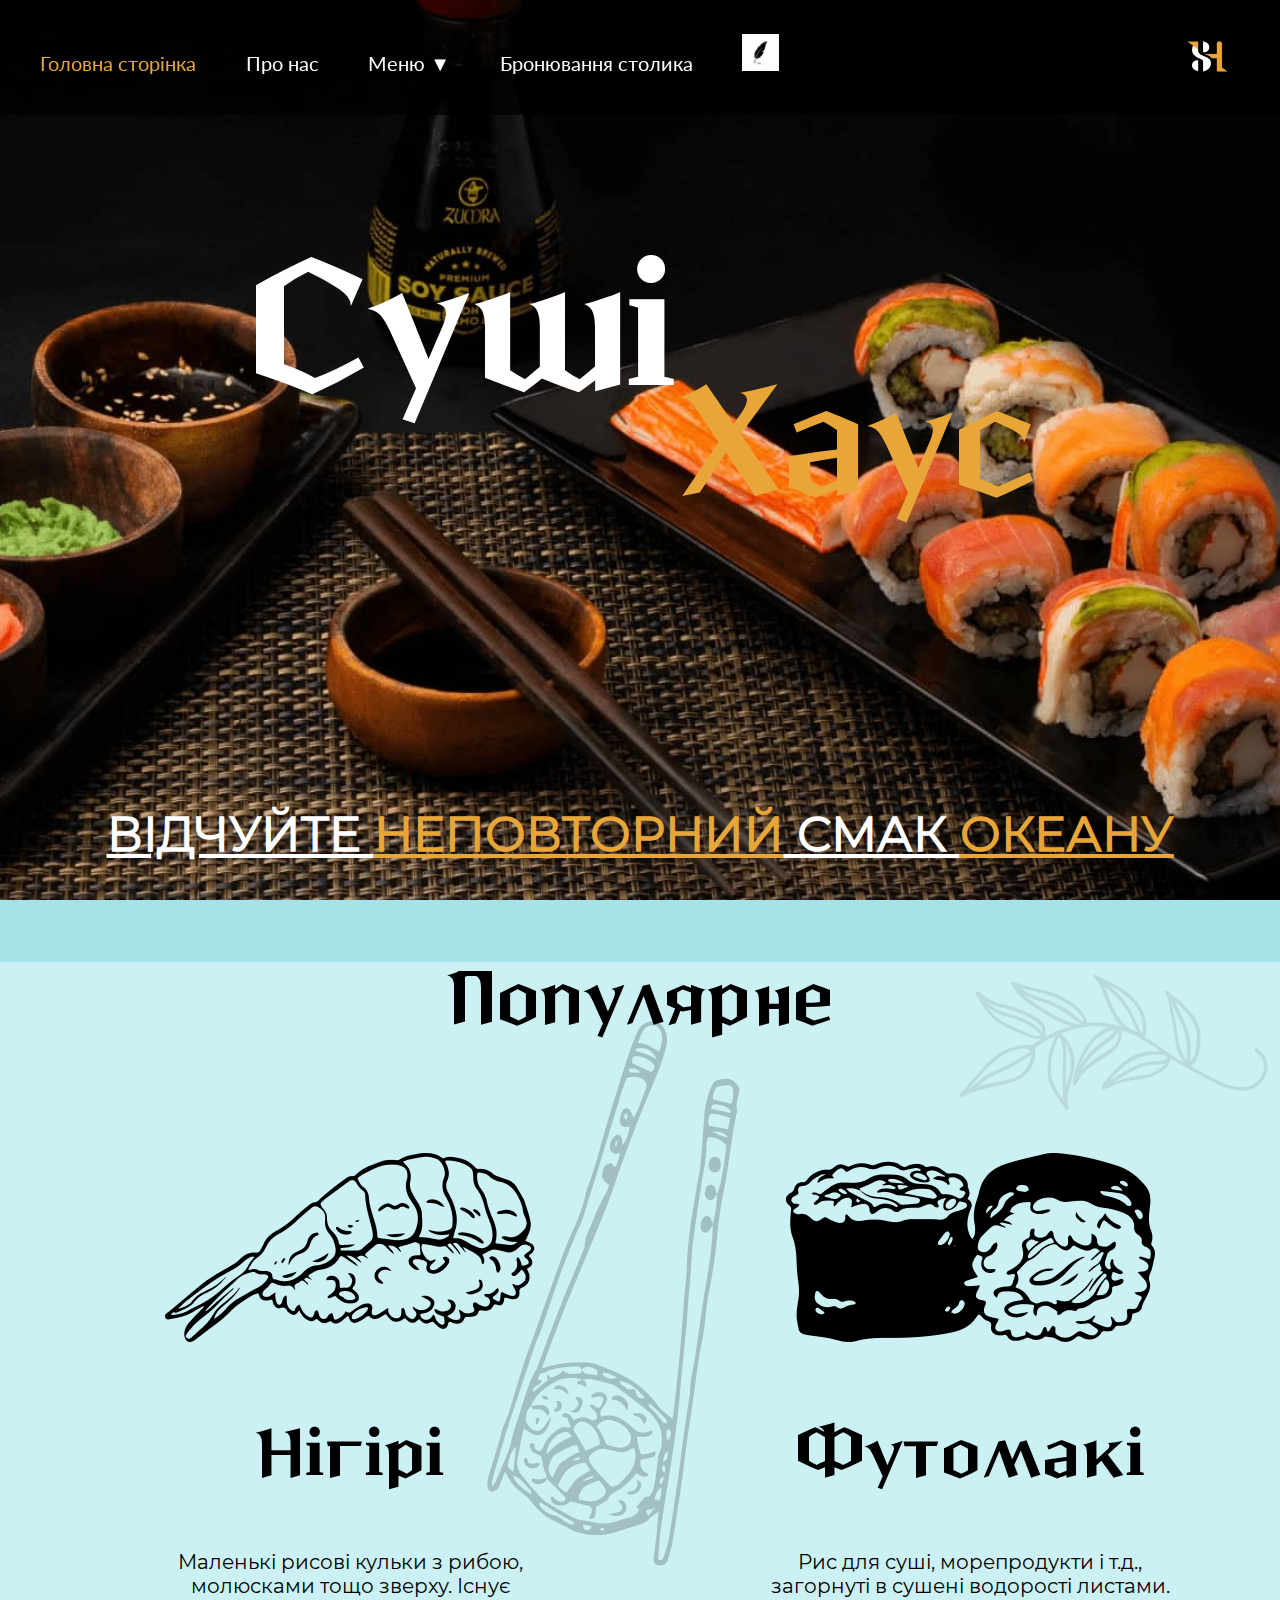
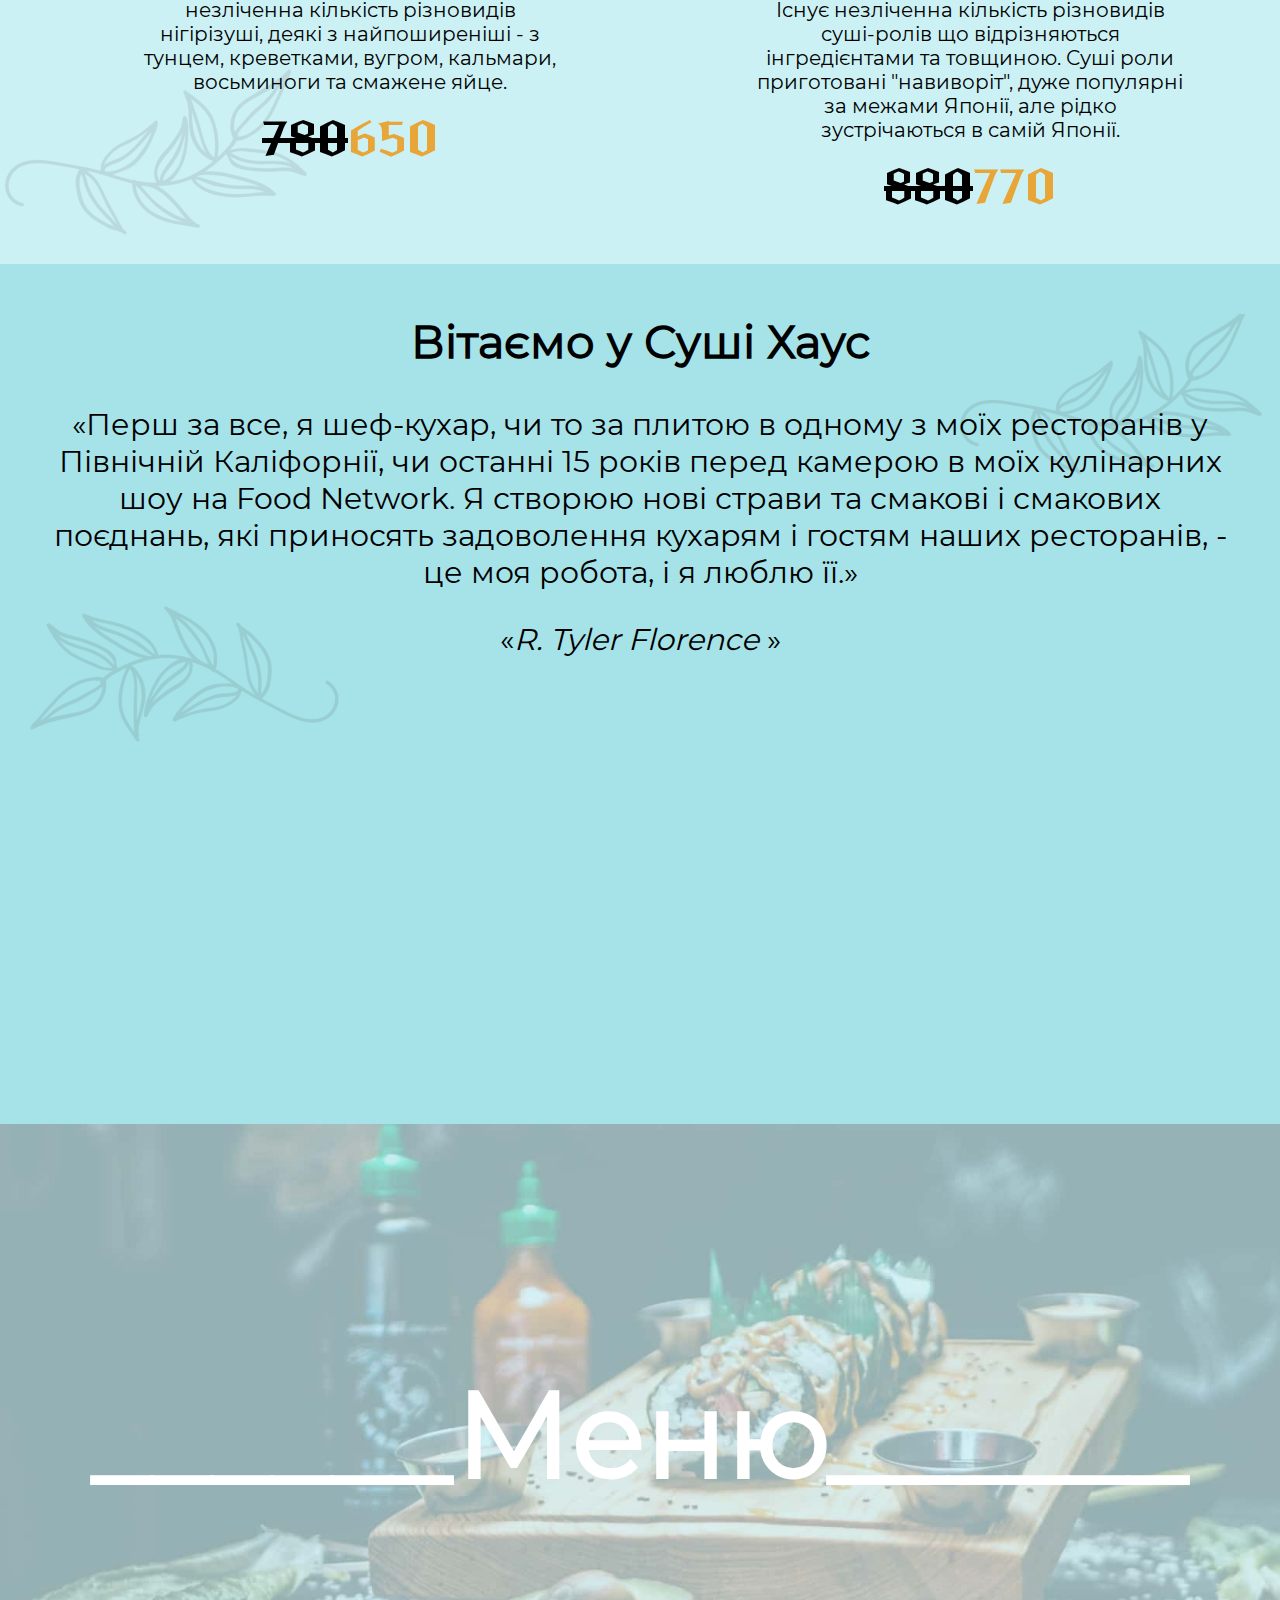
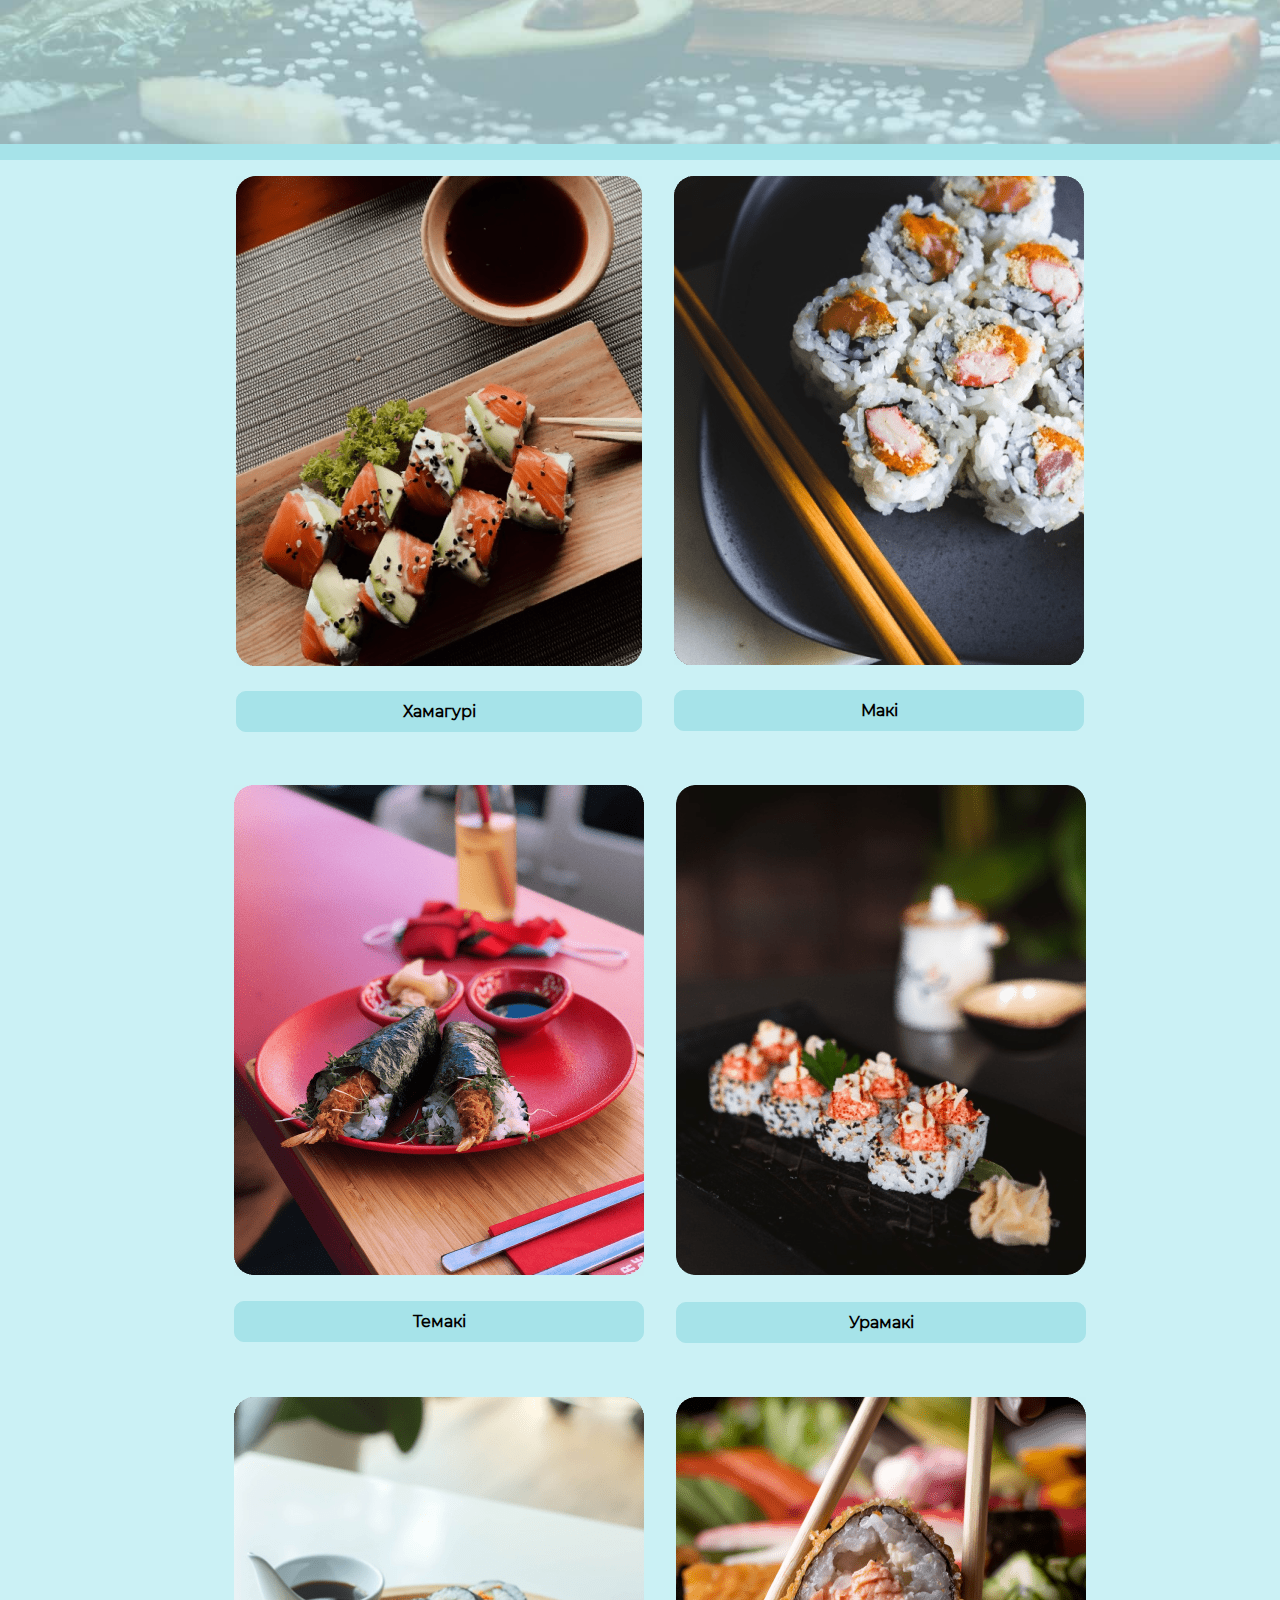
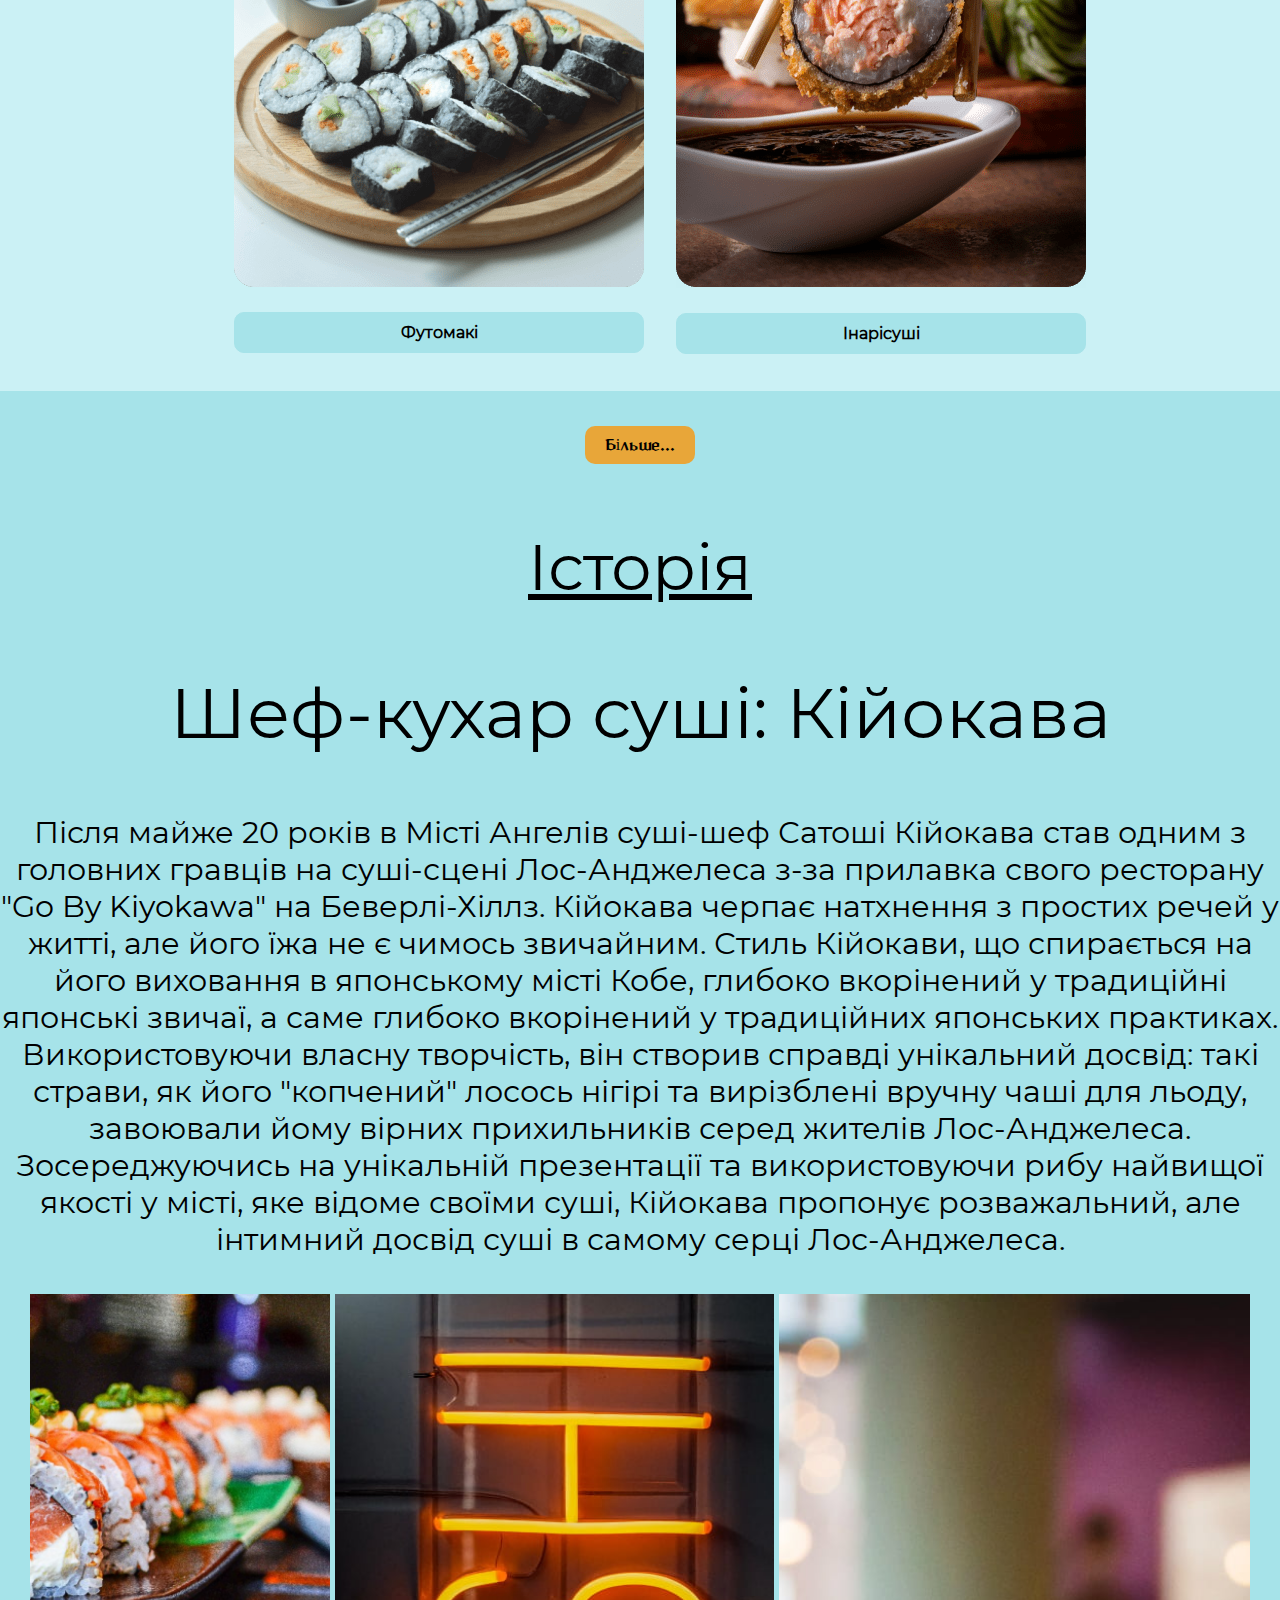
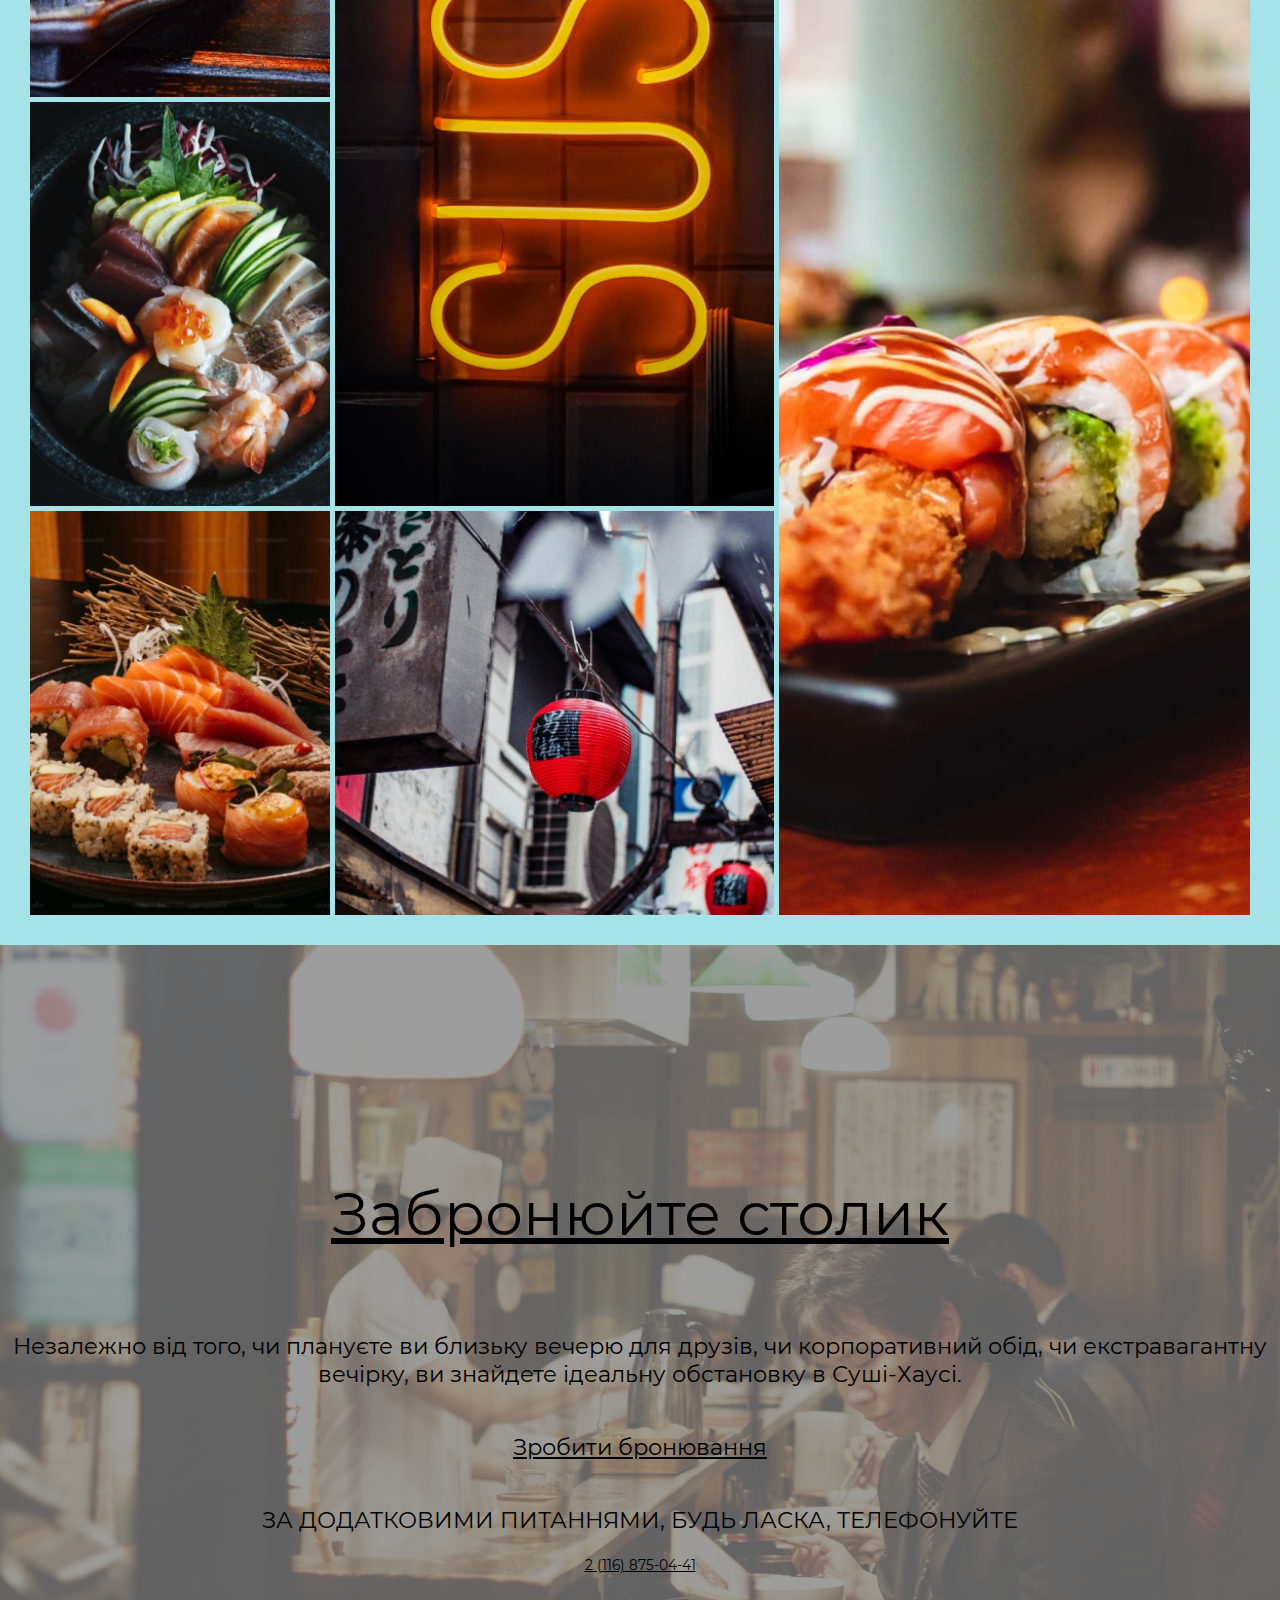
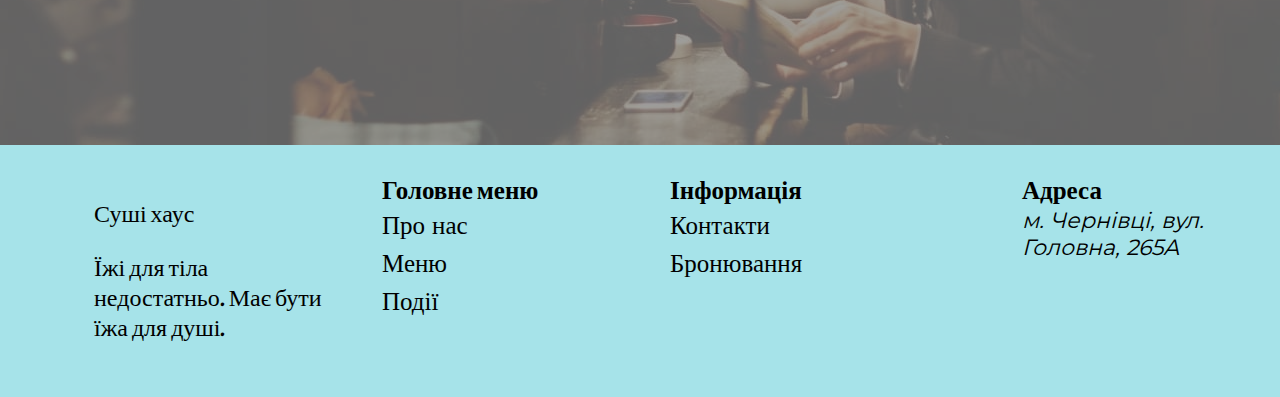
<file: index.html>
<!DOCTYPE html>
<html lang="uk">

<head>
    <meta charset="UTF-8" />
    <meta name="viewport" content="width=device-width, initial-scale=1.0" />
    <link rel="stylesheet" href="./styles/style.css">
    <title>Суші Хаус</title>
    <link rel="icon" href="./images/Піктограма.jpg" type="image/x-icon">
</head>

<body>
    <section class="modal" id="myModal">
        <div class="modal-content">
            <h2>Отримайте знижку на ваше наступне замовлення!</h2>
            <p>Підпишіться на наші повідомлення та отримайте 10% знижки на перше замовлення в нашому суші барі.</p>
            <div class="modal-buttons">
                <button class="accept" onclick="accept()">Підписатися</button>
                <button class="reject" onclick="reject()">Відхилити</button>
            </div>
        </div>
    </section>

    <section id="modal" class="modal_1">
        <div class="modal-content">
            <span class="close" id="closeButton">&times;</span>
            <h2>Ласкаво просимо до нашого суші бару!</h2>
            <p>Смакуйте справжні суші та японські страви у нашому суші барі! Ми горді представляти вам найсвіжіші та
                найсмачніші інгредієнти, приготовані нашими майстрами з любов'ю та увагою до деталей.</p>
            <p>Приходьте до нас і насолоджуйтесь атмосферою справжньої Японії та бездоганним смаком суші!</p>
            <p id="countdownTimer">Зачекайте, щоб закрити... </p>
        </div>
    </section>

    <header class="header">
        <img class="header-logo" src="./images/logo.png" alt="Логотип">
        <input id="menu__toggle" class="menu__toggle" type="checkbox"></input>
        <label class="menu__btn" for="menu__toggle">
            <span></span>
        </label>
        <nav class="menu__box">
            <ul>
                <li><a href="./index.html" class="active">Головна сторінка</a></li>
                <li><a href="html/about.html">Про нас</a></li>
                <li class="dropdown">
                    <a href="html/menu.html">Меню &#9660;</a>
                    <div class="dropdown-content">
                        <a href="html/menu.html">Роли</a>
                        <a href="#">Напої</a>
                        <a href="#">Десерти</a>
                    </div>
                </li>
                <li><a href="html/reservation.html">Бронювання столика</a></li>
                <li><a href="html/events.html">
                        <img class="feather" src="./images/перо.jpg" alt="Події">
                    </a>
                </li>
            </ul>
        </nav>
    </header>


    <main class="main">
        <button id="scrollToTopBtn" onclick="scrollToTop()">↑</button>
        <section class="face">
            <h1 class="hero"> Суші <span class="hero_1">Хаус</span></h1>
            <h2 class="credo">ВІДЧУЙТЕ <span class="credo_2">НЕПОВТОРНИЙ</span> СМАК <span class="credo_2">ОКЕАНУ</span>
            </h2>
        </section>

        <section class="popularity">
            <h2>Популярне</h2>
            <ul class="column">
                <li>
                    <img src="./images/Креветка.png">
                    <h2> Нігірі</h2>
                    <p> Маленькі рисові кульки з рибою, молюсками тощо зверху.
                        Існує незліченна кількість різновидів нігірізуші, деякі з
                        найпоширеніші - з тунцем, креветками, вугром,
                        кальмари, восьминоги та смажене яйце.</p>
                    <del>780</del><ins class="discount">650</ins>
                </li>

                <li>
                    <img src="./images/Футумакі.png">
                    <h2> Футомакі</h2>
                    <p> Рис для суші, морепродукти і т.д., загорнуті в сушені водорості
                        листами. Існує незліченна кількість різновидів суші-ролів
                        що відрізняються інгредієнтами та товщиною. Суші роли
                        приготовані "навиворіт", дуже популярні за межами
                        Японії, але рідко зустрічаються в самій Японії.</p>
                    <del>880</del><ins class="discount">770</ins>
                </li>
            </ul>
        </section>

        <section class="quote">
            <h2> Вітаємо у Суші Хаус </h2>
            <blockquote>
                <p>Перш за все, я шеф-кухар, чи то за плитою в одному з моїх ресторанів у Північній Каліфорнії, чи
                    останні 15 років перед камерою в моїх кулінарних шоу на Food Network. Я створюю нові страви та
                    смакові
                    і смакових поєднань, які приносять задоволення кухарям і гостям наших ресторанів, - це моя
                    робота, і
                    я люблю її.</p>
                <p><cite>R. Tyler Florence</cite> </p>
            </blockquote>
        </section>

        <section class="list">
            <header class="menu-header">
                <h2>Меню</h2>
            </header>
            <ul>
                <li>
                    <img src="./images/01.png" alt="Фото 1">
                    <h4>Хамагурі</h4>
                    <div class="data"></div>
                </li>
                <li>
                    <img src="./images/02.png" alt="Фото 2">
                    <h4>Макі</h4>
                    <div class="data"></div>
                </li>
                <li>
                    <img src="./images/03.png" alt="Фото 3">
                    <h4>Темакі</h4>
                    <div class="data"></div>
                </li>
                <li>
                    <img src="./images/04.png" alt="Фото 4">
                    <h4>Урамакі</h4>
                    <div class="data"></div>
                </li>
                <li>
                    <img src="./images/05.png" alt="Фото 5">
                    <h4>Футомакі</h4>
                    <div class="data"></div>
                </li>
                <li>
                    <img src="./images/06.png" alt="Фото 6">
                    <h4>Інарісуші</h4>
                    <div class="data"></div>
                </li>
            </ul>

            <input type="checkbox" id="show-checkbox" class="show-checkbox">
            <label for="show-checkbox" class="show-label">Більше...</label>
            <div class="description-content">
                <ul>
                    <li>
                        <img src="./images/07.png" alt="Фото 7">
                        <h4>Чірашізуші</h4>
                        <div class="data"></div>
                    </li>
                    <li>
                        <img src="./images/08.png" alt="Фото 8">
                        <h4>Хосомакі</h4>
                        <div class="data"></div>
                    </li>
                    <li>
                        <img src="./images/09.png" alt="Фото 9">
                        <h4>Кольорові суші сет</h4>
                        <div class="data"></div>
                    </li>
                    <li><a href="html/menu.html"> Переглянути повне меню </a></li>
                </ul>
            </div>

        </section>

        <section class="history">
            <h3> Історія </h3>
            <h2>Шеф-кухар суші: Кійокава</h2>
            <p>Після майже 20 років в Місті Ангелів суші-шеф Сатоші Кійокава став одним з головних гравців на суші-сцені
                Лос-Анджелеса з-за прилавка свого ресторану "Go By Kiyokawa" на Беверлі-Хіллз. Кійокава черпає натхнення
                з простих речей у житті, але його їжа не є чимось звичайним. Стиль Кійокави, що спирається на його
                виховання в японському місті Кобе, глибоко вкорінений у традиційні японські звичаї, а саме глибоко
                вкорінений у традиційних японських практиках. Використовуючи власну творчість, він створив справді
                унікальний досвід: такі страви, як його "копчений" лосось нігірі та вирізблені вручну чаші для льоду,
                завоювали йому вірних прихильників серед жителів Лос-Анджелеса. Зосереджуючись на унікальній презентації
                та використовуючи рибу найвищої якості у місті, яке відоме своїми суші, Кійокава пропонує розважальний,
                але інтимний досвід суші в самому серці Лос-Анджелеса.
            </p>
            <ul class="gallery">
                <li class="item_1"><img src="./images/Rectangle 10.png"></li>
                <li class="item_2"><img src="./images/Rectangle 11.png"></li>
                <li class="item_3"><img src="./images/Rectangle 12.png"></li>
                <li class="item_4"><img src="./images/Rectangle 13.jpg"></li>
                <li class="item_5"><img src="./images/Rectangle 14.png"></li>
                <li class="item_6"><img src="./images/Rectangle 15.jpg"></li>
            </ul>
        </section>

        <section class="reservation">
            <h3>Забронюйте столик</h3>
            <p>Незалежно від того, чи плануєте ви близьку вечерю для друзів, чи корпоративний обід, чи
                екстравагантну
                вечірку, ви знайдете ідеальну обстановку в Суші-Хаусі.</p>
            <a href="html/reservation.html">
                <p>Зробити бронювання</p>
            </a>
            <p>ЗА ДОДАТКОВИМИ ПИТАННЯМИ, БУДЬ ЛАСКА, ТЕЛЕФОНУЙТЕ</p>
            <a href="tel:+21168750441" class="phone"> 2 (116) 875-04-41 </a>
        </section>
    </main>

    <footer class="footer">
        <div class="column_text">
            <p>Суші хаус</p>
            <p>Їжі для тіла недостатньо. Має бути їжа для душі.</p>
        </div>

        <ul class="column-info-menu">
            <li>
                <nav>
                    <h6>Головне меню</h6>
                    <ul>
                        <li><a href="html/about.html"> Про нас </a></li>
                        <li><a href="html/menu.html">Меню</a></li>
                        <li><a href="html/events.html">Події</a></li>
                    </ul>
                </nav>
            </li>
        </ul>

        <ul class="column-info">
            <li>
                <nav>
                    <h6>Інформація</h6>
                    <ul>
                        <li><a href="html/about.html"> Контакти </a></li>
                        <li><a href="html/reservation.html">Бронювання</a></li>
                    </ul>
                </nav>
            </li>
        </ul>

        <div class="column-adress">
            <h6>Адреса</h6>
            <a href="https://maps.app.goo.gl/TcUZKX6rT6oP2mjXA" target="_blank">
                <address>м. Чернівці, вул. Головна, 265А</address>
            </a>
        </div>
    </footer>
    <script src="./scripts/script.js"></script>
</body>

</html>
</file>
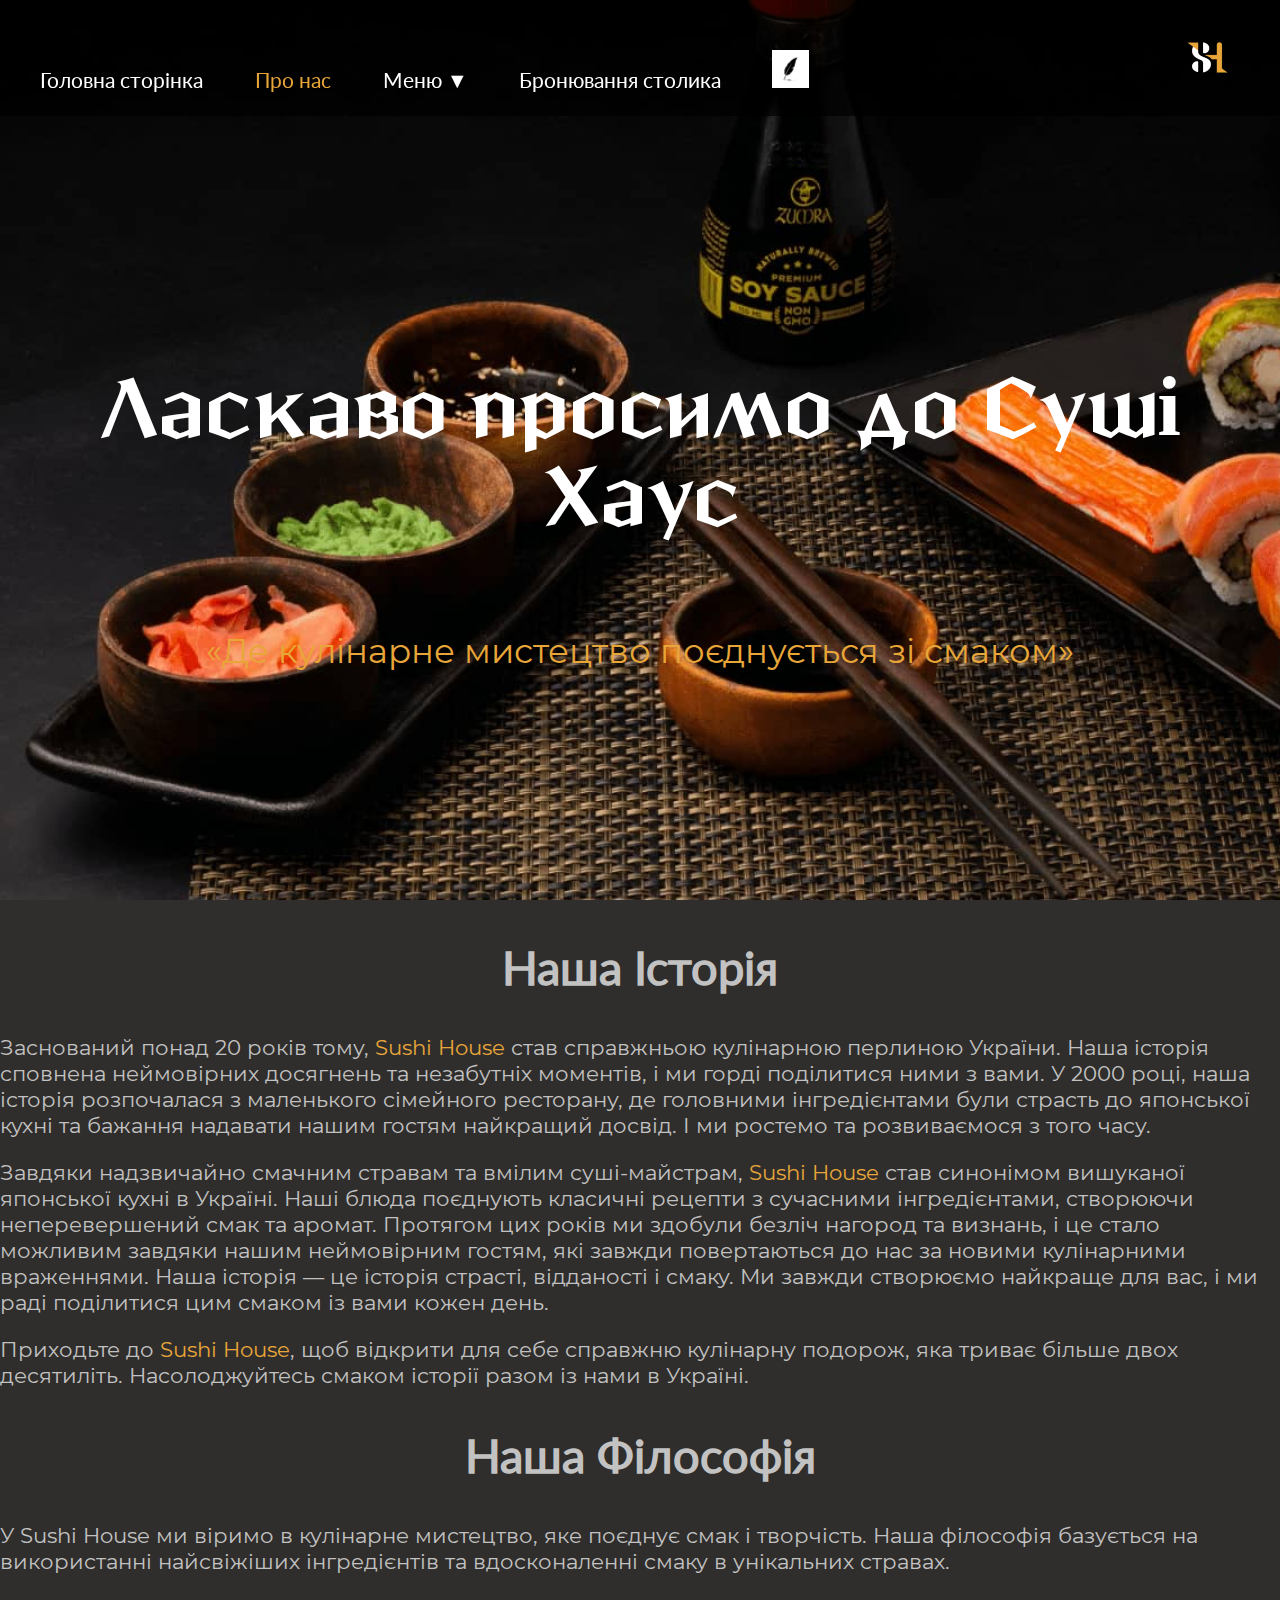
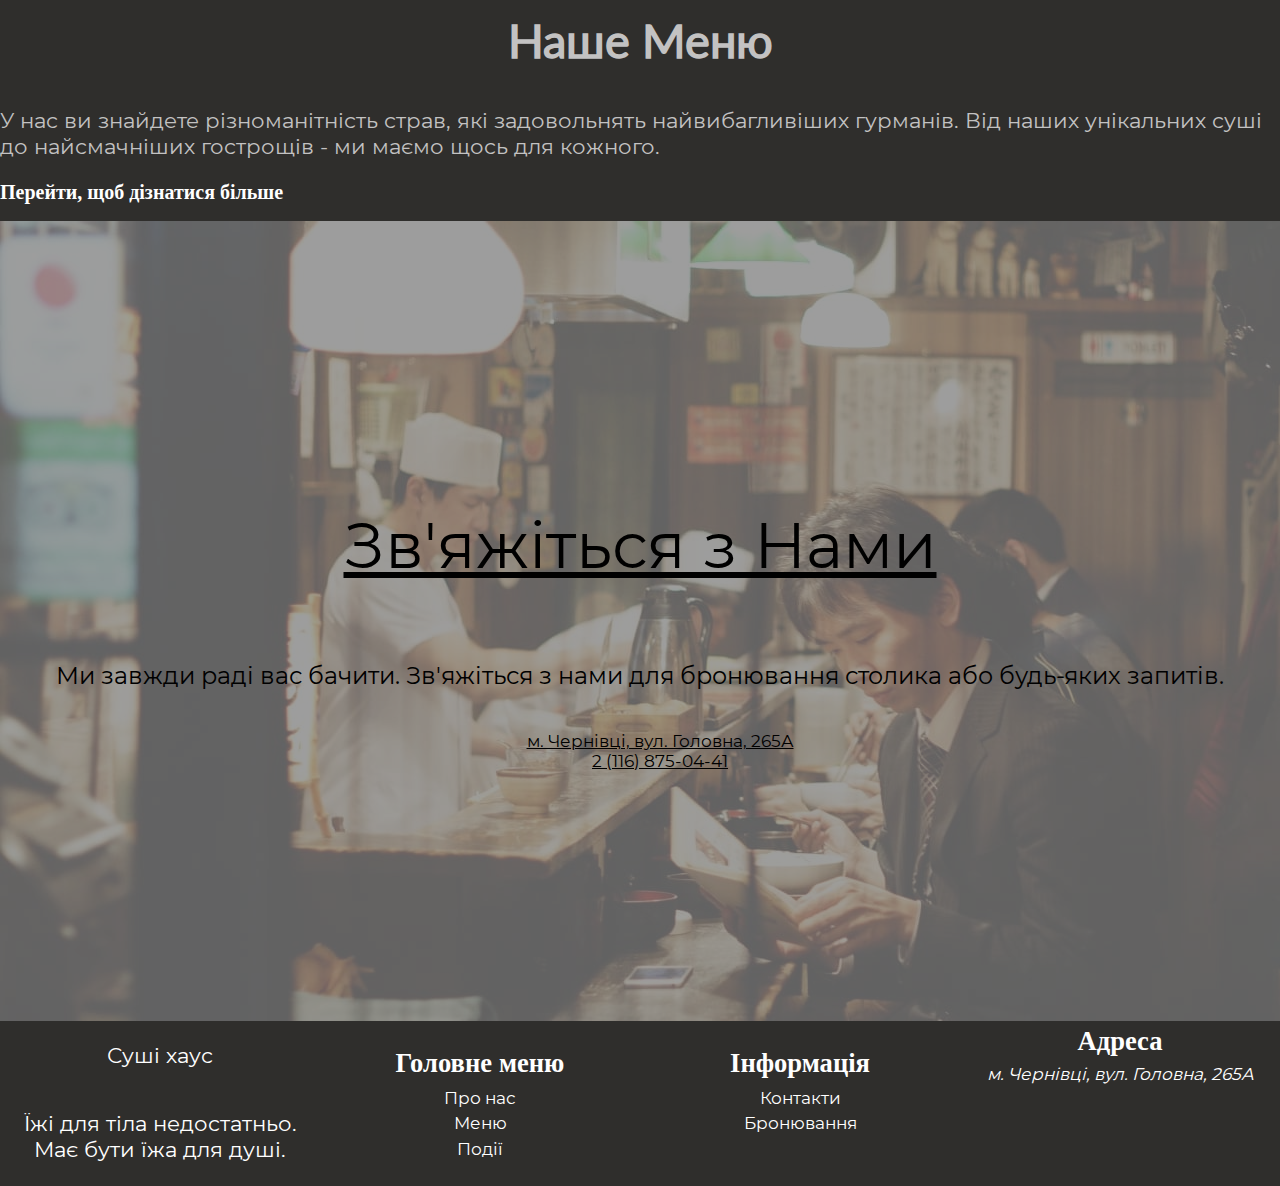
<file: html/about.html>
<!DOCTYPE html>
<html lang="uk">

<head>
    <meta charset="UTF-8" />
    <meta name="viewport" content="width=device-width, initial-scale=1.0" />
    <link rel="stylesheet" href="../styles/style_about.css">
    <title>Суші хаус - Про Нас</title>
    <link rel="icon" href="../images/Піктограма.jpg" type="image/x-icon">
</head>

<body class="about">
    <header class="header">
        <img class="header-logo" src="../images/logo.png" alt="Логотип">
        <input id="menu__toggle" class="menu__toggle" type="checkbox"></input>
        <label class="menu__btn" for="menu__toggle">
            <span></span>
        </label>
        <nav class="menu__box">
            <ul>
                <li><a href="../index.html"> Головна сторінка </a></li>
                <li><a href="../html/about.html" class="active"> Про нас </a></li>
                <li class="dropdown">
                    <a href="../html/menu.html">Меню &#9660;</a>
                    <div class="dropdown-content">
                        <a href="../html/menu.html">Роли</a>
                        <a href="../html/menu.html">Напої</a>
                        <a href="../html/menu.html">Десерти</a>

                    </div>
                </li>
                <li><a href="../html/reservation.html">Бронювання столика</a></li>
                <li><a href="../html/events.html">
                        <img class="feather" src="../images/перо.jpg" alt="Події">
                    </a>
                </li>
            </ul>
        </nav>
    </header>

    <main>
        <section class="title">
            <h1>Ласкаво просимо до Суші Хаус</h1>
            <q>Де кулінарне мистецтво поєднується зі смаком</q>
        </section>
        <section class="main_story">
            <h2>Наша Історія</h2>
            <p>
                Заснований понад 20 років тому, <span class="highlight">Sushi House</span> став справжньою кулінарною
                перлиною України. Наша історія
                сповнена неймовірних досягнень та незабутніх моментів, і ми горді поділитися ними з вами.

                У 2000 році, наша історія розпочалася з маленького сімейного ресторану, де головними інгредієнтами були
                страсть до японської кухні та бажання надавати нашим гостям найкращий досвід. І ми ростемо та
                розвиваємося з
                того часу.
            </p>

            <p>
                Завдяки надзвичайно смачним стравам та вмілим суші-майстрам, <span class="highlight">Sushi House</span>
                став
                синонімом вишуканої японської
                кухні в Україні. Наші блюда поєднують класичні рецепти з сучасними інгредієнтами, створюючи
                неперевершений
                смак та аромат.

                Протягом цих років ми здобули безліч нагород та визнань, і це стало можливим завдяки нашим неймовірним
                гостям, які завжди повертаються до нас за новими кулінарними враженнями.

                Наша історія — це історія страсті, відданості і смаку. Ми завжди створюємо найкраще для вас, і ми раді
                поділитися цим смаком із вами кожен день.
            </p>

            <p>
                Приходьте до <span class="highlight">Sushi House</span>, щоб відкрити для себе справжню кулінарну
                подорож,
                яка триває більше двох
                десятиліть. Насолоджуйтесь смаком історії разом із нами в Україні.
            </p>


            <h2>Наша Філософія</h2>
            <p>У Sushi House ми віримо в кулінарне мистецтво, яке поєднує смак і творчість. Наша філософія базується на
                використанні найсвіжіших інгредієнтів та вдосконаленні смаку в унікальних стравах.</p>

            <h2>Наше Меню</h2>
            <p>У нас ви знайдете різноманітність страв, які задовольнять найвибагливіших гурманів. Від наших унікальних
                суші до найсмачніших гострощів - ми маємо щось для кожного.</p>
            <ul class="menu">
                <li><a href="../html/menu.html"> Перейти, щоб дізнатися більше </a></li>
            </ul>
        </section>
        <section class="contact-section">
            <h2>Зв'яжіться з Нами</h2>
            <p>Ми завжди раді вас бачити. Зв'яжіться з нами для бронювання столика або будь-яких запитів.</p>
            <section>
                <ul>
                    <a href="https://maps.app.goo.gl/TcUZKX6rT6oP2mjXA" target="_blank">
                        <address>м. Чернівці, вул. Головна, 265А</address>
                    </a>
                    <a href="tel:+21168750441"> 2 (116) 875-04-41 </a>
                </ul>
            </section>
        </section>
    </main>

    <footer class="footer">
        <div class="column-text">
            <p>Суші хаус</p>
            <p>Їжі для тіла недостатньо. Має бути їжа для душі.</p>
        </div>

        <ul class="column main-menu">
            <li>
                <nav>
                    <h6>Головне меню</h6>
                    <ul>
                        <li><a href="../html/about.html"> Про нас </a></li>
                        <li><a href="../html/menu.html">Меню</a></li>
                        <li><a href="../html/events.html">Події</a></li>
                    </ul>
                </nav>
            </li>
        </ul>

        <ul class="column info-menu">
            <li>
                <nav>
                    <h6>Інформація</h6>
                    <ul>
                        <li><a href="../html/about.html"> Контакти </a></li>
                        <li><a href="../html/reservation.html">Бронювання</a></li>
                    </ul>
                </nav>
            </li>
        </ul>

        <div class="column text">
            <h6>Адреса</h6>
            <a href="https://maps.app.goo.gl/TcUZKX6rT6oP2mjXA" target="_blank">
                <address>м. Чернівці, вул. Головна, 265А</address>
            </a>
        </div>
    </footer>

</body>

</html>
</file>
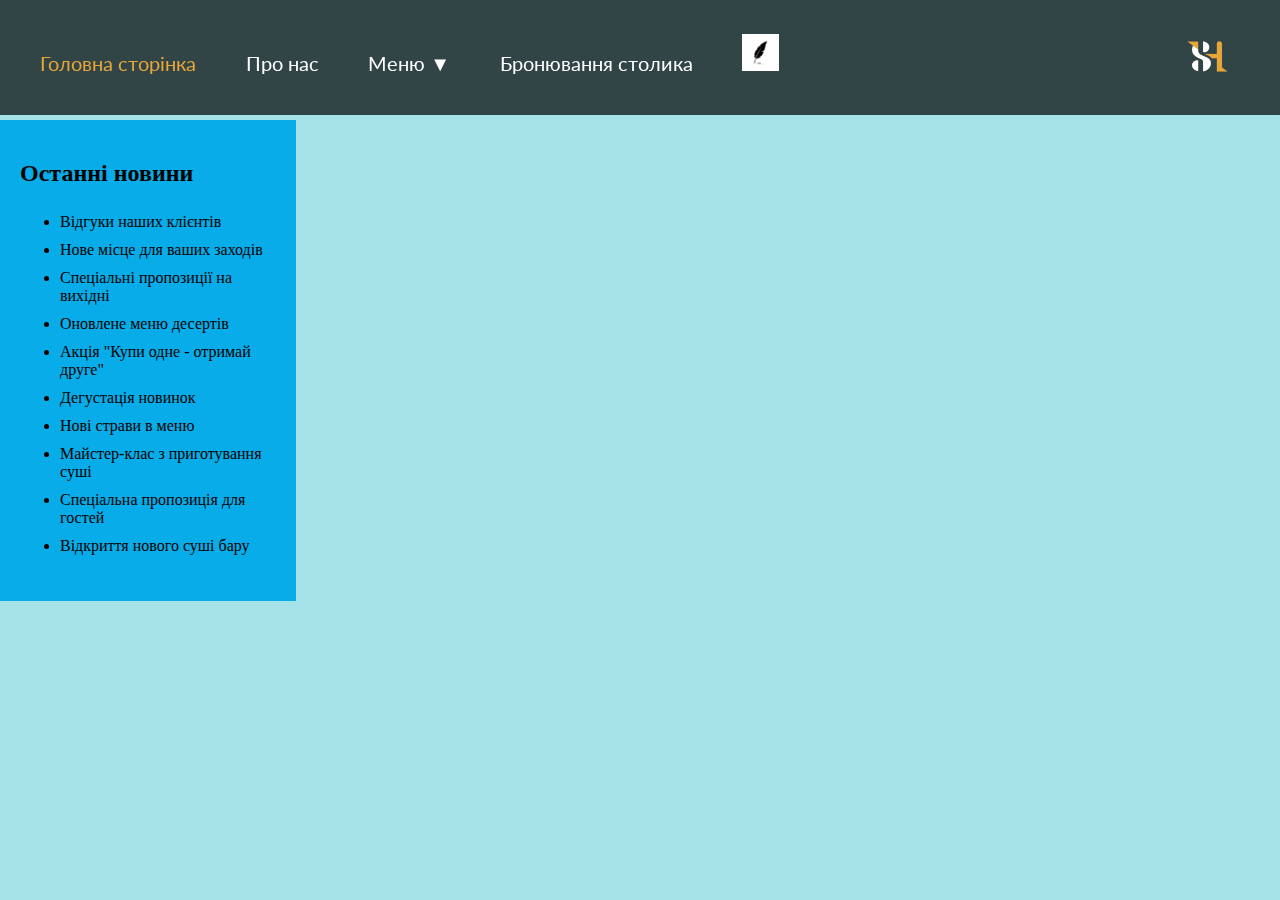
<file: html/events.html>
<!DOCTYPE html>
<html lang="uk">

<head>
    <meta charset="UTF-8" />
    <meta name="viewport" content="width=device-width, initial-scale=1.0" />
    <link rel="stylesheet" href="../styles/style_events.css">
    <title>Останні новини</title>
    <link rel="icon" href="../images/Піктограма.jpg" type="image/x-icon">
</head>

<body>
    <header class="header">
        <img class="header-logo" src="../images/logo.png" alt="Логотип">
        <input id="menu__toggle" class="menu__toggle" type="checkbox"></input>
        <label class="menu__btn" for="menu__toggle">
            <span></span>
        </label>
        <nav class="menu__box">
            <ul>
                <li><a href="../index.html" class="active">Головна сторінка</a></li>
                <li><a href="../html/about.html">Про нас</a></li>
                <li class="dropdown">
                    <a href="../html/menu.html">Меню &#9660;</a>
                    <div class="dropdown-content">
                        <a href="../html/menu.html">Роли</a>
                        <a href="#">Напої</a>
                        <a href="#">Десерти</a>
                    </div>
                </li>
                <li><a href="../html/reservation.html">Бронювання столика</a></li>
                <li><a href="../html/events.html">
                        <img class="feather" src="../images/перо.jpg" alt="Події">
                    </a>
                </li>
            </ul>
        </nav>
    </header>

    <main class="container">
        <section class="sidebar">
            <h2>Останні новини</h2>
            <ul id="news-list"> </ul>
        </section>
        <section class="main-content" id="news-details"></section>
    </main>
    <script src="../scripts/news.js"></script>
</body>

</html>
</file>
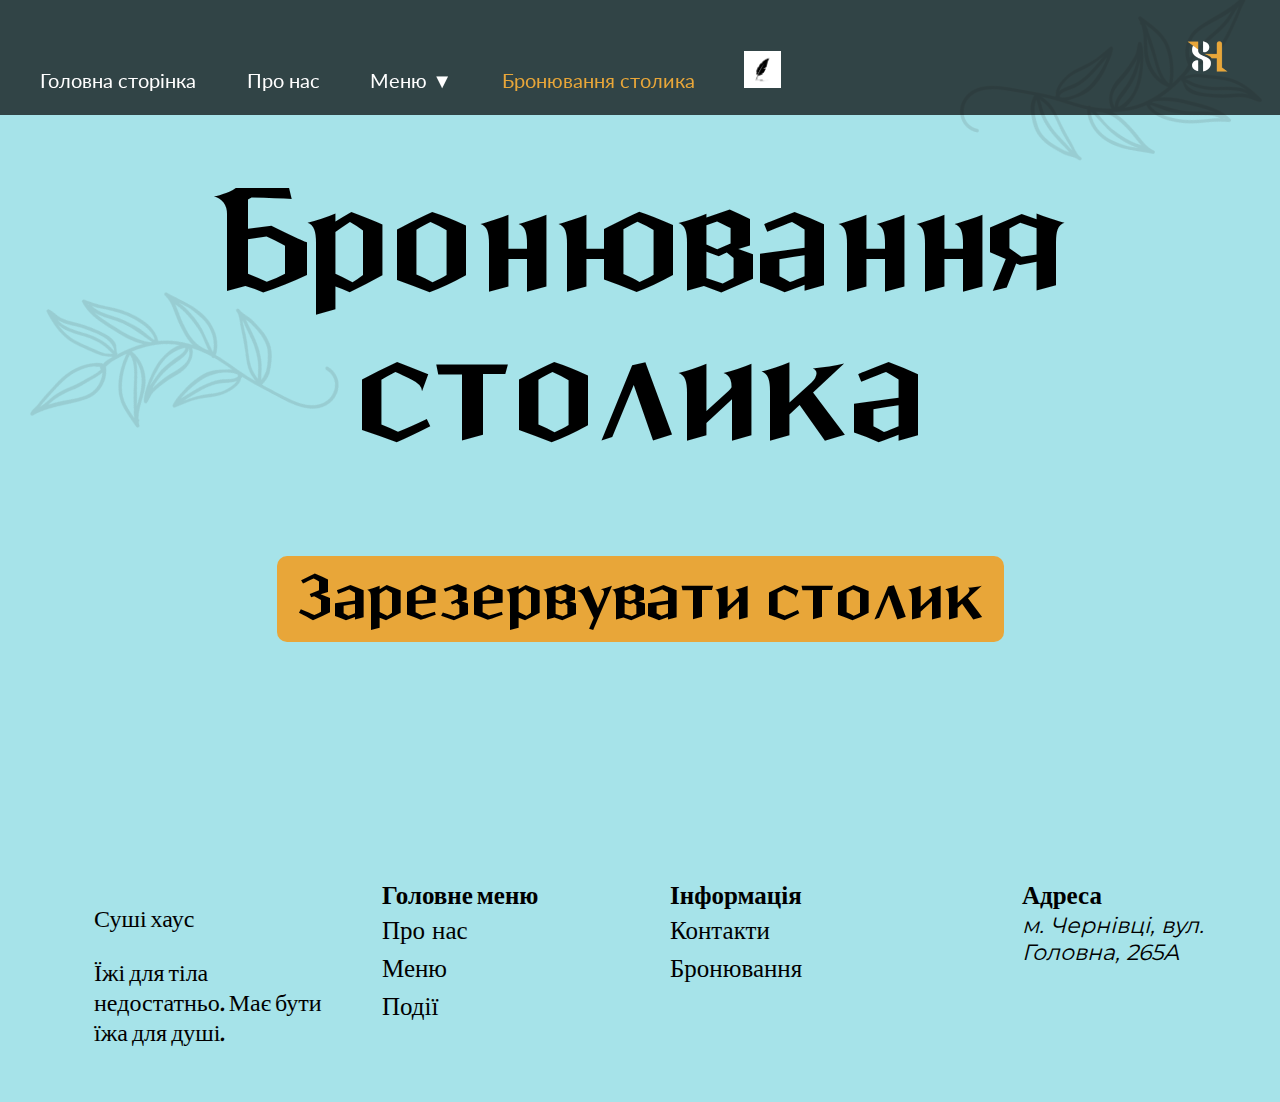
<file: html/reservation.html>
<!DOCTYPE html>
<html lang="uk">

<head>
    <meta charset="UTF-8" />
    <meta name="viewport" content="width=device-width, initial-scale=1.0" />
    <title>Суші Хаус - Бронювання столика</title>
    <link rel="stylesheet" href="../styles/style_reservation.css">
    <link rel="icon" href="../images/Піктограма.jpg" type="image/x-icon">
</head>

<body>
    <header class="header">
        <img class="header-logo" src="../images/logo.png" alt="Логотип">
        <input id="menu__toggle" class="menu__toggle" type="checkbox"></input>
        <label class="menu__btn" for="menu__toggle">
            <span></span>
        </label>
        <nav class="menu__box">
            <ul>
                <li><a href="../index.html"> Головна сторінка </a></li>
                <li><a href="../html/about.html"> Про нас </a></li>
                <li class="dropdown">
                    <a href="..html/menu.html">Меню &#9660;</a>
                    <div class="dropdown-content">
                        <a href="..html/menu.html">Роли</a>
                        <a href="../html/menu.html">Напої</a>
                        <a href="../html/menu.html">Десерти</a>
                    </div>
                </li>
                <li><a href="../html/reservation.html" class="active">Бронювання столика</a></li>
                <li><a href="../html/events.html">
                        <img class="feather" src="../images/перо.jpg" alt="Події">
                    </a>
                </li>
            </ul>
        </nav>
    </header>

    <main class="background">
        <h1 class="r">Бронювання столика</h1>
        <a href="#id01" class="button">Зарезервувати столик</a>
        <form class="window" id="id01">
            <div class="modal-dialog">
                <div class="modal-content">
                    <button class="closebtn" onclick="location.href='#'">×</button>

                    <label for="date">Дата та час:</label>
                    <input type="datetime-local" name="date" required><br><br>

                    <label for="guests">Кiлькiсть осiб:</label>
                    <input type="number" name="guests" required min="1" max="30"><br><br>

                    <label for="high_chairs">Кiлькiсть дитячих стільців (для дiтей до 6 рокiв):</label>
                    <input type="number" name="high_chairs" required min="0" max="10"><br><br>

                    <label for="allergies">Алергiї або особливi вимоги:</label>
                    <input type="text" name="allergies"><br><br>

                    <label for="occasion">Тематика бронювання :</label>
                    <select name="occasion">
                        <option value="birthday">День народження</option>
                        <option value="anniversary">Річниця</option>
                        <option value="date">Побачення</option>
                        <option value="just meeting">Звичайна зустріч</option>
                        <option value="other">Інше</option>
                    </select><br><br>

                    <label for="pre_order">Замовлення заздалегiдь:</label>
                    <textarea name="pre_order" rows="4" cols="50"></textarea><br><br>

                    <label for="contact_method">Вкажiть номер телефону для зв'язку з нами:</label>
                    <input type="text" name="contact_method" required pattern="[0-9]{3} [0-9]{3} [0-9]{4}"
                        placeholder="xxx xxx xxxx"><br><br>
                    <input type="submit" value="Забронювати" class="submit-btn">
                </div>
            </div>
        </form>
    </main>


    <footer class="footer">
        <div class="column_text">
            <p>Суші хаус</p>
            <p>Їжі для тіла недостатньо. Має бути їжа для душі.</p>
        </div>

        <ul class="column-info-menu">
            <li>
                <nav>
                    <h6>Головне меню</h6>
                    <ul>
                        <li><a href="../html/about.html"> Про нас </a></li>
                        <li><a href="../html/menu.html">Меню</a></li>
                        <li><a href="../html/events.html">Події</a></li>
                    </ul>
                </nav>
            </li>
        </ul>

        <ul class="column-info">
            <li>
                <nav>
                    <h6>Інформація</h6>
                    <ul>
                        <li><a href="../html/about.html"> Контакти </a></li>
                        <li><a href="../html/reservation.html">Бронювання</a></li>
                    </ul>
                </nav>
            </li>
        </ul>

        <div class="column-adress">
            <h6>Адреса</h6>
            <a href="https://maps.app.goo.gl/TcUZKX6rT6oP2mjXA" target="_blank">
                <address>м. Чернівці, вул. Головна, 265А</address>
            </a>
        </div>
    </footer>
</body>

</html>
</file>
<file: styles/style.css>
/* під'єднання шрифтів */
@font-face {
    font-family: 'Lato';
    src: url('../fonts/Lato.ttf') format('truetype');
}

@font-face {
    font-family: 'TLHeader';
    src: url('../fonts/TLHeader.otf') format('opentype');
}

@font-face {
    font-family: 'Montserrat';
    src: url('../fonts/Montserrat.ttf') format('truetype');
}

@font-face {
    font-family: 'Acme';
    src: url('../fonts/Acme.ttf') format('truetype');
}

@font-face {
    font-family: 'Poppins';
    src: url('../fonts/Poppins.ttf') format('truetype');
}

/* псевдоклас для змінних */
:root {
    /* змінні для шрифтів*/
    --font-family-poppins: 'Poppins';
    --font-family-lato: 'Lato';
    --font-family-montserrat: 'Montserrat';
    --font-family-acme: 'Acme';
    --font-family-tlheader: 'TLHeader';
    /* змінні для кольорів */
    --background-color: #000000b3;
    --primary-color: #A6E3E9;
    --color-for-menu: #CBF1F5;
    --color-main-text: #ffffff;
    --color-secondary-text: #E8A639;
    /* змінні для розташування та розмірів */
    --align-right: right;
    --align-center: center;
    --position-absolute: absolute;
    --parrent: 16px;
}

/* створення інформаційної панелі */
.header {
    position: fixed;
    width: 100%;
    background-color: var(--background-color);
    z-index: 10;
    transition: transform 0.3s;
}

/* текст посилань */
header a {
    text-decoration: none;
    color: var(--color-main-text);
    transition: 0.25s ease;
    margin-right: 1.3rem;
}

/* коректне задання елементів списку */
header li {
    display: inline;
    font-family: var(--font-family-lato);
    font-size: 1.25rem;
    text-align: var(--align-right);
    text-decoration: none;
    margin: 0 0.75em 0 0.75em;
}

header ul:hover a {
    color: #341f04;
}

header ul:hover a:hover {
    color: var(--color-secondary-text);
    box-shadow: 0 2px 0 0 currentColor;
}

.active {
    color: var(--color-secondary-text);
}

.header-logo {
    position: relative;
    top: 0.7rem;
    left: 90%; /* Змініть це значення відповідно до вашого випадку */
}

.feather {
    width: 3%;
    position: relative; /
}

/* Випадний список */
.dropdown {
    position: relative;
    display: inline-block;
}

.dropdown-content {
    display: none;
    position: absolute;
    min-width: 10rem;
    z-index: 1;
    transition: 0.1s ease;
    background-color: #e8a539a9;
    top: 100%;
    left: -30%;
}

.dropdown-content a {
    color: #000000;
    padding: 0.75rem 1rem;
    text-decoration: none;
    display: block;
    text-align: left;
}

.dropdown:hover .dropdown-content {
    display: block;
}

.dropdown:hover .dropdown-content a:hover {
    color: #000000;
}

/* 3 рисочки для гамбургер меню */
.menu__btn {
    cursor: pointer;
    position: fixed;
    top: 60px;
    right: 20px;
    width: 36px;
    height: 66px;
    z-index: 23;
}

.menu__btn>span,
.menu__btn>span::before,
.menu__btn>span::after {
    display: block;
    position: absolute;
    width: 100%;
    height: 2px;
    background-color: #616161;
    transition-duration: .25s;
}

.menu__btn>span::before {
    content: '';
    top: -8px;
}

.menu__btn>span::after {
    content: '';
    top: 8px;
}

/* приховане меню, яке з'явиться, коли екран буде меншим */
.menu__box {
    position: absolute;
    bottom: 10px;
    width: 100%;
    background-color: var(--background-color);
    box-shadow: 2px 2px 6px rgba(0, 0, 0, .4);
    transition-duration: .25s;
}


/* для малих екранів */
@media screen and (max-width: 1000px) {

    .header a {
        font-size: 1.5rem;
        align-items: center;

    }

    .menu__toggle {
        display: block;
        visibility: hidden;
    }

    .menu__btn {
        display: block;
    }

    #menu__toggle:checked+.menu__btn~.menu__box {
        left: 0;
    }

    .menu__box ul {
        display: flex;
        flex-direction: column;
        align-items: center;
        padding: 10px;
    }

}

/* для пристроїв 1001 піксель і більше */
@media screen and (min-width: 1001px) {
    .menu__toggle {
        display: none;

    }

    .menu__btn {
        display: none;
    }

    .menu__box {
        display: flex;
        justify-content: right;
        align-items: center;
        top: 4%;
        left: 0;
        background-color: transparent;
        box-shadow: none;
    }

    header a {
        color: var(--color-main-text);
        margin-right: 2vw;
    }

    header li {
        margin: 0 1em 0 0;
    }
}

/* усунення відступів та задання батьківського елемента для розміру */
body,
html {
    margin: 0;
    padding: 0;
    font-size: var(--parrent);
}

#scrollToTopBtn {
    display: none;
    position: fixed;
    bottom: 20px;
    right: 20px;
    width: 50px;
    height: 50px;
    border-radius: 50%;
    background-color: var(--color-secondary-text);
    color: #fff;
    border: none;
    cursor: pointer;
    font-size: 24px;
  }

/* Стилі для фонового зображення на головній сторінці */
.face {
    display: flex;
    background-image: url('../images/Background.jpg');
    background-repeat: no-repeat;
    background-size: cover;
    background-position: center;
    height: 100vh;
    color: var(--color-main-text);
}

/* написання назви для назви закладу */
.hero,
.hero_1 {
    text-align: var(--align-center);
    font-family: var(--font-family-tlheader);
    position: var(--position-absolute);
}

.hero {
    font-size: 11.625em;
    top: 10%;
    left: 0;
    right: 22.5rem;
    color: var(--color-main-text);
}

.hero_1 {
    text-align: var(--align-right);
    font-size: 9.75rem;
    top: 70%;
    color: var(--color-secondary-text);
}

/* для екранів шириною до 800px */
@media screen and (max-width: 800px) {
    .face {
        height: 80vh;
    }

    .hero {
        font-size: 4rem;
        top: 20%;
        left: 150px;
        color: var(--color-main-text);
    }

    .hero_1 {
        text-align: var(--align-right);
        font-size: 3.5rem;
        top: 70%;
        color: var(--color-secondary-text);
    }
}

@media screen and (max-width: 700px) {
    .face {
        height: 70vh;
    }

    .hero {
        font-size: 4rem;
        top: 20%;
        left: 100px;
        color: var(--color-main-text);
    }

    .hero_1 {
        text-align: var(--align-right);
        font-size: 2.5rem;
        left: 120px;
        color: var(--color-secondary-text);
    }
}

@media screen and (max-width: 400px) {
    .hero {
        font-size: 2.5rem;
        top: 25%;
        color: var(--color-main-text);
    }

    .hero_1 {
        text-align: var(--align-right);
        font-size: 1.5rem;
        color: var(--color-secondary-text);
        left: 5%;
    }
}

/* написання лозунгу для закладу */
.credo,
.credo_2 {
    text-align: var(--align-center);
    font-family: var(--font-family-montserrat);
    text-decoration: underline;
    top: 83%;
    left: 0;
    right: 0;
    font-size: 4rem;
}

.credo {
    position: var(--position-absolute);
    color: var(--color-main-text);
}

.credo_2 {
    color: var(--color-secondary-text);
}

@media screen and (max-width: 1420px) {

    .credo,
    .credo_2 {
        font-size: 3rem;
        top: 85%;
    }
}

@media screen and (max-width: 1100px) {

    .credo,
    .credo_2 {
        font-size: 2rem;
        top: 87%;
    }
}

@media screen and (max-width: 800px) {

    .credo,
    .credo_2 {
        font-size: 1.5rem;
        top: 70%;
    }
}

@media screen and (max-width: 700px) {

    .credo,
    .credo_2 {
        font-size: 0.9rem;
        top: 55%;
    }
}


/* встановлення фону для всього main */
.main {
    background-color: var(--primary-color);
}

/* параметри для фону секції з популярним */
.popularity {
    background: var(--color-for-menu);
    background-image: url('../images/Sticks.png'), url('../images/branch.png'), url('../images/branch2.png');
    background-repeat: no-repeat;
    background-position: center 50px, right top -50px, left bottom;
    font-family: var(--font-family-tlheader);
    font-size: 3.125rem;
    text-align: var(--align-center);
}

/* створення колонок та налаштування тексту */
.column {
    display: flex;
    list-style: none;
    flex-wrap: wrap;
}

.column li {
    flex: 1;
    flex-basis: 10%;
    box-sizing: border-box;
    margin: 3.125rem 6rem;
}

.column h2 {
    font-size: 4.375rem;
}

.column p {
    font-family: var(--font-family-montserrat);
    font-size: 1.25rem;
}

/* Акційна ціна */
.discount {
    color: var(--color-secondary-text);
    font-weight: bold;
    display: inline-block;
    transition: transform 1s;
    transform-origin: left;
    text-decoration: none;
}

.discount:hover {
    transform: scale(2);
}

@media screen and (max-width: 1200px) {
    .popularity {
        background-image: url('../images/branch.png'), url('../images/branch2.png');
        background-repeat: no-repeat;
        background-size: 40%;
        background-position: right top, left bottom;
        font-size: 2rem;
    }

}

@media screen and (max-width: 550px) {
    .column {
        display: flex;
        flex-direction: column;
    }

    .column li {
        margin: 1rem;
        clear: both;
    }

    .column h2 {
        font-size: 2.5rem;
    }

    .column p {
        font-size: 1rem;
        clear: both;
        width: 100%;
    }

    .column img {
        width: 70%;

    }
}

/* налаштування цитати */
.quote {
    font-family: var(--font-family-montserrat);
    font-size: 1.875rem;
    text-align: var(--align-center);
    background-image: url('../images/branch.png'), url('../images/branch2.png');
    background-repeat: no-repeat;
    background-position: left 230px, right top -50px;
    height: 90vh;
}

.quote blockquote p::before {
    content: open-quote;
}

.quote blockquote p::after {
    content: close-quote;
}

.list {
    display: flex;
    flex-direction: column;
    align-items: center;
}

@media screen and (max-width: 750px) {
    .quote {
        font-size: 1.5rem;
        height: 70vh;
    }
}

@media screen and (max-width: 500px) {
    .quote {
        font-family: var(--font-family-montserrat);
        font-size: 1rem;
        text-align: var(--align-center);
        background-image: url('../images/branch.png'), url('../images/branch2.png');
        background-repeat: no-repeat;
        background-size: 200px auto, 200px auto;
    }

}

/* допоміжний хедер для менюшки */
.menu-header {
    background-image: url('../images/menu.jpg');
    background-repeat: no-repeat;
    background-size: cover;
    width: 100%;
    height: 43.75rem;
    display: flex;
    align-items: center;
    justify-content: center;
    text-align: center;
    font-family: var(--font-family-montserrat);
    font-size: 6rem;
    color: var(--color-main-text);
}

.menu-header h2::before,
.menu-header h2::after {
    content: "______";
    width: 10%
}

@media screen and (max-width: 1500px) {
    .menu-header {
        font-size: 5rem;
        height: 38.75rem;
    }

    .menu-header h2::before,
    .menu-header h2::after {
        content: "______";
    }
}

@media screen and (max-width: 1100px) {
    .menu-header {
        font-size: 4rem;
    }
}

@media screen and (max-width: 900px) {
    .menu-header {
        font-size: 3rem;
        height: 33.75rem;
    }
}

@media screen and (max-width: 660px) {
    .menu-header {
        font-size: 2rem;
        height: 23.75rem;
    }

    .menu-header h2::before,
    .menu-header h2::after {
        content: "___";
    }
}

/* налаштування фотографій */
.list ul {
    display: flex;
    background-color: var(--color-for-menu);
    list-style: none;
    flex-wrap: wrap;
    justify-content: center;
}

.list li {
    font-family: var(--font-family-montserrat);
    text-align: var(--align-center);
    margin: 1rem;
}

li h4 {
    border: 1px solid var(--primary-color);
    border-radius: 10px;
    padding: 10px;
    background-color: var(--primary-color);
    font-size: 1rem;
}

.list img {
    max-width: 100%;
    height: auto;
}

.show-checkbox {
    opacity: 0;
}

.show-label {
    font-family: var(--font-family-tlheader);
    background-color: var(--color-secondary-text);
    color: #000000;
    padding: 0.625rem 1.25rem;
    border: none;
    cursor: pointer;
    transition: background-color 0.3s;
    border-radius: 10px;
}

.show-checkbox:checked+.show-label {
    opacity: 0;
}

.description-content {
    display: none;
    background-color: var(--color-for-menu);
}

.show-checkbox:checked+.show-label+.description-content {
    display: block;
    background-color: var(--color-for-menu);
}

.description-content li a {
    text-decoration: none;
    color: var(--color-secondary-text);
    transition: 0.25s ease;
    font-size: 1.5rem;
    /* Зменшено розмір шрифту */
}

.description-content li a:hover {
    text-decoration: underline;
}

@media screen and (max-width: 550px) {
    .list li {
        margin: 0.5rem;
    }

    li h4 {
        padding: 8px;
        font-size: 0.9rem;
    }

    .show-label {
        padding: 0.5rem 1rem;
    }

    .description-content li a {
        font-size: 1.2rem;
    }
}

.history h3,
.history h2,
.history p {
    text-align: var(--align-center);
    font-family: var(--font-family-montserrat);
    font-weight: 400;
    line-height: normal;
}

.history h3 {
    font-size: 4rem;
    text-decoration-line: underline;
}

.history h2 {
    font-size: 4.375rem;
}

.history p {
    font-size: 1.8925rem;
}

.history ul {
    list-style: none;
}

@media screen and (max-width: 1000px) {
    .history h3 {
        font-size: 3rem;
        text-decoration-line: underline;
    }

    .history h2 {
        font-size: 3.375rem;
    }

    .history p {
        font-size: 0.8925rem;
    }
}

@media screen and (max-width: 550px) {
    .history h3 {
        font-size: 2rem;
        text-decoration-line: underline;
    }

    .history h2 {
        font-size: 2.375rem;
    }

    .history p {
        font-size: 0.8925rem;
    }
}

/* Галерея грідом */
.gallery {
    display: grid;
    grid-auto-rows: minmax(395px, auto);
    grid-row-gap: 5px;
    grid-column-gap: 5px;
    margin: 25px;
    padding: 5px;
}

.gallery li {
    overflow: hidden;
}

.gallery img {
    width: 100%;
    height: 100%;
    object-fit: cover;
}

.item_1 {
    grid-column: 1;
    grid-row: 1 / span 1;
}

.item_2 {
    grid-column: 1;
    grid-row: 2 / span 1;
}

.item_3 {
    grid-column: 1;
    grid-row: 3 / span 1;
}

.item_4 {
    grid-column: 2;
    grid-row: 1 / span 2;
}

.item_5 {
    grid-column: 2;
    grid-row: 3 / span 1;
}

.item_6 {
    grid-column: 3;
    grid-row: 1 / span 3;
}

@media screen and (max-width: 1000px) {
    .gallery {
        grid-auto-rows: minmax(195px, auto);
        margin: 15px;
        padding: 3px;

    }

    .gallery li {
        margin-bottom: 1px;
    }
}

@media screen and (max-width: 500px) {
    .gallery {
        display: flex;
        flex-direction: column;
        align-items: center;
        justify-content: center;
        margin: 15px;
        padding: 3px;
    }

    .gallery img {
        width: 70%;
        height: 70%;
    }

    .item_1,
    .item_2,
    .item_3,
    .item_4,
    .item_5,
    .item_6 {
        justify-content: center;
        align-items: center;
    }
}

/* стилізація тексту та фону для бронювальної секції */
.reservation {
    background-image: url(../images/reservation.jpg);
    width: 100%;
    height: 50rem;
    position: relative;
    display: flex;
    flex-direction: column;
    justify-content: center;
    align-items: center;
}

.reservation::before {
    content: "";
    position: var(--position-absolute);
    width: 100%;
    height: 100%;
    background-color: #808080c4;
    z-index: 0;
}

.reservation * {
    z-index: 1;
    text-align: var(--align-center);
    font-family: var(--font-family-montserrat);
    font-weight: 400;
    line-height: normal;
    color: inherit;
}

.reservation h3,
.reservation a {
    font-size: 3.75rem;
    text-decoration-line: underline;
    color: inherit;
}

.reservation p {
    font-size: 1.40625rem;
}

.reservation .phone {
    font-size: 0.859375rem;
    position: relative;
    z-index: 2;
    text-align: var(--align-center);
}

@media screen and (max-width: 650px) {

    .reservation h3,
    .reservation a {
        font-size: 2.75rem;
    }

    .reservation p {
        font-size: 1rem;
    }

    .reservation .phone {
        font-size: 0.4rem;
    }
}

/* Футор */
.footer {
    display: flex;
    justify-content: space-around;
    background-color: var(--primary-color);
    font-family: var(--font-family-montserrat);
}

.footer ul {
    list-style: none;
    text-align: left;
    padding: 0;
}

.column_text,
.column-info-menu,
.column-info,
.column-adress {
    margin: 30px;
    flex: 1;
    text-align: left;
}

.column_text {
    font-family: var(--font-family-acme);
    font-size: 1.5rem;
    padding-left: 4rem;
    max-width: 20%;
}

.column-info-menu,
.column-info {
    list-style: none;
    font-family: var(--font-family-poppins);
}

.column-info-menu h6,
.column-info h6,
.column-adress h6 {
    font-family: var(--font-family-acme);
    margin: 0;
    font-size: 1.5625rem;
}

.column-info-menu ul li a,
.column-info ul li a {
    text-decoration: none;
    color: inherit;
    text-align: var(--align-center);
    font-size: 1.5625rem;
}

.column-info-menu ul li a:hover,
.column-info ul li a:hover {
    text-decoration: underline;
    color: var(--color-secondary-text);
}

.column-adress {
    padding-left: 4rem;
}

.column-adress a {
    text-decoration: none;
    color: inherit;
    text-align: left;
    font-size: 1.375rem;
}

@media screen and (max-width: 800px) {

    .column-info-menu h6,
    .column-info h6,
    .column-adress h6 {
        font-family: var(--font-family-acme);
        margin: 0;
        padding: 5px;
        font-size: 1.4rem;
    }

    .column-adress {
        padding-left: 1rem;
    }

    .column-info-menu ul li a,
    .column-info ul li a {
        text-decoration: none;
        color: inherit;
        text-align: var(--align-center);
        font-size: 1.3rem;
    }

    .column-adress a {
        text-decoration: none;
        color: inherit;
        text-align: left;
        font-size: 1rem;
    }

    .column_text {
        font-family: var(--font-family-acme);
        font-size: 1.1rem;
        padding-left: 2rem;
        max-width: 20%;
    }

}

@media screen and (max-width: 650px) {
    .footer {
        display: block;
        justify-content: space-around;
        background-color: var(--primary-color);
        font-family: var(--font-family-montserrat);
        margin: 0;
        padding: 0;
    }

    .footer ul {
        list-style: none;
        text-align: left;
    }

    .column_text,
    .column-info-menu,
    .column-info,
    .column-adress {
        margin: 0;
        flex: 1;
        text-align: left;
        position: relative;
    }

    .column_text {
        display: inline;
        font-family: var(--font-family-acme);
        font-size: 1.3rem;
        padding-left: 2rem;
    }

    .column-info-menu,
    .column-info {
        list-style: none;
        font-family: var(--font-family-poppins);
    }

    .column-info-menu ul,
    .column-info ul {
        display: none;
        position: absolute;
        top: 100%;
        left: 0;
        background-color: #fff;
        box-shadow: 0 0 10px rgba(0, 0, 0, 0.1);
        z-index: 1;
    }

    .column-info-menu:hover ul,
    .column-info:hover ul {
        display: block;
    }

    .column-info-menu ul li a,
    .column-info ul li a {
        text-decoration: none;
        color: inherit;
        text-align: var(--align-center);
        font-size: 1.5625rem;
    }

    .column-info-menu ul li a:hover,
    .column-info ul li a:hover {
        text-decoration: underline;
        color: var(--color-secondary-text);
    }

    .column-adress h6 {
        display: none;
    }

    .column-adress a {
        margin: 2px;
        text-decoration: none;
        color: inherit;
        text-align: center;
        font-size: 1.375rem;
    }
}

.modal {
    display: none;
    position: fixed;
    z-index: 9999;
    top: 0;
    left: 0;
    width: 100%;
    height: 100%;
    background-color: rgba(0, 0, 0, 0.5);
    justify-content: center;
    align-items: center;
}

.modal-content {
    background-color: #fff;
    padding: 20px;
    border-radius: 10px;
    box-shadow: 0 0 10px rgba(0, 0, 0, 0.5);
}

.modal-buttons {
    margin-top: 20px;
    text-align: center;
}

/* Стилі для кнопок */
.modal-buttons button {
    padding: 10px 20px;
    margin: 0 10px;
    border: none;
    cursor: pointer;
    border-radius: 5px;
}

.modal-buttons button.accept {
    background-color: #4caf50;
    color: #fff;
}

.modal-buttons button.reject {
    background-color: #f44336;
    color: #fff;
}

 /* Стилі для модального вікна */
.modal_1 {
    display: none;
    position: fixed;
    z-index: 1;
    left: 0;
    top: 0;
    width: 100%;
    overflow: auto;
 
}

.modal-content {
    background-color: #fefefe;
    margin: 15% auto;
    padding: 20px;
    border: 1px solid #888;
    width: 80%;
}

.close {
    color: #aaa;
    float: right;
    font-size: 28px;
    font-weight: bold;
}

.close:hover,
.close:focus {
    color: black;
    text-decoration: none;
    cursor: pointer;
}
</file>
<file: styles/style_about.css>
/* під'єднання шрифтів */
@font-face {
    font-family: 'Lato';
    src: url('../fonts/Lato.ttf') format('truetype');
}

@font-face {
    font-family: 'TLHeader';
    src: url('../fonts/TLHeader.otf') format('opentype');
}

@font-face {
    font-family: 'Montserrat';
    src: url('../fonts/Montserrat.ttf') format('truetype');
}

@font-face {
    font-family: 'Acme';
    src: url('../fonts/Acme.ttf') format('truetype');
}

@font-face {
    font-family: 'Poppins';
    src: url('../fonts/Poppins.ttf') format('truetype');
}

/* псевдоклас для змінних */
:root {
    /* змінні для шрифтів*/
    --font-family-poppins: 'Poppins';
    --font-family-lato: 'Lato';
    --font-family-montserrat: 'Montserrat';
    --font-family-tlheader: 'TLHeader';

    /* змінні для кольорів */
    --primary-color: #2f2e2c;
    --color-secondary-text: #E8A639;
    --background-color: #000000b3;
    --color-main-text: #ffffff;

    /* змінні для розташування та розмірів */
    --align-right: right;
    --align-center: center;
    --position: absolute;
    --base-font-size: 17px;
}

/* створення інформаційної панелі */
.header {
    position: fixed;
    width: 100%;
    background-color: var(--background-color);
    z-index: 10;
    transition: transform 0.3s;
}

/* текст посилань */
header a {
    text-decoration: none;
    color: var(--color-main-text);
    transition: 0.25s ease;
    margin-right: 1.3rem;
}

/* коректне задання елементів списку */
header li {
    display: inline;
    font-family: var(--font-family-lato);
    font-size: 1.25rem;
    text-align: var(--align-right);
    text-decoration: none;
    margin: 0 0.75em 0 0.75em;
}

header ul:hover a {
    color: #341f04;
}

header ul:hover a:hover {
    color: var(--color-secondary-text);
    box-shadow: 0 2px 0 0 currentColor;
}

.active {
    color: var(--color-secondary-text);
}

.header-logo {
    position: relative;
    top: 0.7rem;
    left: 90%; /* Змініть це значення відповідно до вашого випадку */
}

.feather {
    width: 3%;
    position: relative; /
}

/* Випадний список */
.dropdown {
    position: relative;
    display: inline-block;
}

.dropdown-content {
    display: none;
    position: absolute;
    min-width: 10rem;
    z-index: 1;
    transition: 0.1s ease;
    background-color: #e8a539a9;
    top: 100%;
    left: -30%;
}

.dropdown-content a {
    color: #000000;
    padding: 0.75rem 1rem;
    text-decoration: none;
    display: block;
    text-align: left;
}

.dropdown:hover .dropdown-content {
    display: block;
}

.dropdown:hover .dropdown-content a:hover {
    color: #000000;
}

/* 3 рисочки для гамбургер меню */
.menu__btn {
    cursor: pointer;
    position: fixed;
    top: 60px;
    right: 20px;
    width: 36px;
    height: 66px;
    z-index: 23;
}

.menu__btn>span,
.menu__btn>span::before,
.menu__btn>span::after {
    display: block;
    position: absolute;
    width: 100%;
    height: 2px;
    background-color: #616161;
    transition-duration: .25s;
}

.menu__btn>span::before {
    content: '';
    top: -8px;
}

.menu__btn>span::after {
    content: '';
    top: 8px;
}

/* приховане меню, яке з'явиться, коли екран буде меншим */
.menu__box {
    position: fixed;
    top: 0;
    left: -100%;
    width: 100%;
    height: 100%;
    background-color: var(--background-color);
    box-shadow: 2px 2px 6px rgba(0, 0, 0, .4);
    transition-duration: .25s;
}

/* для малих екранів */
@media screen and (max-width: 1000px) {

    .header a {
        font-size: 2rem;
    }

    .menu__toggle {
        display: block;
        visibility: hidden;
    }

    .menu__btn {
        display: block;
    }

    #menu__toggle:checked+.menu__btn~.menu__box {
        left: 0;
    }

    .menu__box ul {
        display: flex;
        flex-direction: column;
        align-items: center;
        font-size: 5vw;
    }

}

/* для пристроїв 1001 піксель і більше */
@media screen and (min-width: 1001px) {
    .menu__toggle {
        display: none;

    }

    .menu__btn {
        display: none;
    }

    .menu__box {
        display: flex;
        justify-content: right;
        align-items: center;
        top: -42%;
        left: 0;
        background-color: transparent;
        box-shadow: none;
    }

    header a {
        color: var(--color-main-text);
        margin-right: 2vw;
    }

    header li {
        margin: 0 1em 0 0;
    }
}

/* усунення відступів та задання батьківського елемента для розміру */
body,
html {
    margin: 0;
    padding: 0;
    font-size: var(--base-font-size);
}

.about {
    padding-top: 1%;
    background-color: var(--primary-color);
    padding: 0;
    font-size: 1rem;
}

.title {
    background-image: url('../images/Background.jpg');
    background-size: cover;
    background-repeat: no-repeat;
    width: 100vw;
    height: 100vh;
    color: var(--color-main-text);
    display: flex;
    align-items: center;
    justify-content: center;
}

.title h1 {
    text-align: var(--align-center);
    font-family: var(--font-family-tlheader);
    font-size: 5rem;
}

.title q {
    text-align: var(--align-center);
    font-family: var(--font-family-montserrat);
    top: 70%;
    font-size: 2rem;
    position: var(--position);
    color: var(--color-secondary-text);
}

.main_story h2 {
    font-family: var(--font-family-lato);
    font-size: 2.75rem;
    text-align: var(--align-center);
}

.about p {
    font-family: var(--font-family-montserrat);
    font-size: 1.25rem;
}

.highlight {
    color: var(--color-secondary-text);
}

.main_story {
    color: #c3c2c2;
}

/* стилізація тексту та фону для бронювальної секції */
.contact-section {
    background-image: url(../images/reservation.jpg);
    width: 100%;
    height: 800px;
    position: relative;
    display: flex;
    flex-direction: column;
    justify-content: center;
    align-items: center;
}

.contact-section::before {
    content: "";
    position: var(--position);
    top: 0;
    left: 0;
    width: 100%;
    height: 100%;
    background-color: #808080c4;
    z-index: 0;
}

.contact-section * {
    z-index: 1;
    text-align: center;
    font-family: var(--font-family-montserrat);
    font-style: normal;
    font-weight: 400;
    line-height: normal;
    color: inherit;
}

.contact-section h2 {
    font-size: 3.75rem;
    text-decoration-line: underline;
    color: inherit;
}

.contact-section p {
    font-size: 1.40625rem;
}

.contact-section .phone {
    font-size: 0.859375rem;
    position: relative;
    z-index: 2;
    text-align: center;
}

/* Стилізація для меню */
ul.menu {
    list-style: none;
    padding: 0;
}

ul.menu li {
    display: inline;
    margin-right: 20px;
}

ul.menu li a {
    text-decoration: none;
    color: #ffffff;
    font-size: 20px;
    font-weight: bold;
    transition: color 0.3s;

}

ul.menu li a:hover {
    color: #E8A639;
}

@media screen and (max-width: 700px) {

    .title h1 {
        font-size: 2rem;
    }

    .title q {
        font-size: 1rem;
    }

    .main_story h2 {
        font-size: 2rem;
    }

    .about p {
        font-size: 0.9rem;
    }

    .contact-section h2 {
        font-size: 2rem;
    }
}

/* навійгаційна панель внизу сторінки */
.footer {
    display: flex;
    justify-content: space-between;
    background-color: var(--primary-color);
    font-family: var(--font-family-montserrat);
    font-size: 1rem;
    color: var(--color-main-text);
}

.footer>div,
.footer>ul {
    flex: 1;
    max-width: 45%;
    text-align: center;
    display: flex;
    flex-direction: column;
    justify-content: flex-start;
}

.footer h6 {
    font-family: var(--font-family-poppins);
    margin-top: 0;
    font-size: 1.5625rem;
    margin-bottom: 0.2rem;
}

.footer ul {
    list-style: none;
    padding: 0;
    text-align: center;
}

.footer ul li {
    margin: 0.3125rem;
}

.footer a {
    text-decoration: none;
    color: inherit;
    text-align: center;
}

.footer a:hover {
    text-decoration: underline;
}

@media screen and (max-width: 700px) {
    .footer {
        font-size: 0.8rem;
    }

    .footer h6 {
        font-size: 0.7rem;
    }

    .footer ul li {
        margin: 0.2rem;
    }

    .footer p {
        font-size: 0.6rem;
    }
}
</file>
<file: styles/style_events.css>
@font-face {
    font-family: 'Lato';
    src: url('../fonts/Lato.ttf') format('truetype');
}

@font-face {
    font-family: 'TLHeader';
    src: url('../fonts/TLHeader.otf') format('opentype');
}

@font-face {
    font-family: 'Montserrat';
    src: url('../fonts/Montserrat.ttf') format('truetype');
}

@font-face {
    font-family: 'Acme';
    src: url('../fonts/Acme.ttf') format('truetype');
}

@font-face {
    font-family: 'Poppins';
    src: url('../fonts/Poppins.ttf') format('truetype');
}

/* псевдоклас для змінних */
:root {
    /* змінні для шрифтів*/
    --font-family-poppins: 'Poppins';
    --font-family-lato: 'Lato';
    --font-family-montserrat: 'Montserrat';
    --font-family-acme: 'Acme';
    --font-family-tlheader: 'TLHeader';
    /* змінні для кольорів */
    --background-color: #000000b3;
    --primary-color: #A6E3E9;
    --color-for-menu: #CBF1F5;
    --color-main-text: #ffffff;
    --color-secondary-text: #E8A639;
    /* змінні для розташування та розмірів */
    --align-right: right;
    --align-center: center;
    --position-absolute: absolute;
    --parrent: 16px;
}

/* створення інформаційної панелі */
.header {
    position: fixed;
    width: 100%;
    background-color: var(--background-color);
    z-index: 10;
    transition: transform 0.3s;
}

/* текст посилань */
header a {
    text-decoration: none;
    color: var(--color-main-text);
    transition: 0.25s ease;
    margin-right: 1.3rem;
}

/* коректне задання елементів списку */
header li {
    display: inline;
    font-family: var(--font-family-lato);
    font-size: 1.25rem;
    text-align: var(--align-right);
    text-decoration: none;
    margin: 0 0.75em 0 0.75em;
}

header ul:hover a {
    color: #341f04;
}

header ul:hover a:hover {
    color: var(--color-secondary-text);
    box-shadow: 0 2px 0 0 currentColor;
}

.active {
    color: var(--color-secondary-text);
}

.header-logo {
    position: relative;
    top: 0.7rem;
    left: 90%;
    /* Змініть це значення відповідно до вашого випадку */
}

.feather {
    width: 3%;
    position: relative;/
}

/* Випадний список */
.dropdown {
    position: relative;
    display: inline-block;
}

.dropdown-content {
    display: none;
    position: absolute;
    min-width: 10rem;
    z-index: 1;
    transition: 0.1s ease;
    background-color: #e8a539a9;
    top: 100%;
    left: -30%;
}

.dropdown-content a {
    color: #000000;
    padding: 0.75rem 1rem;
    text-decoration: none;
    display: block;
    text-align: left;
}

.dropdown:hover .dropdown-content {
    display: block;
}

.dropdown:hover .dropdown-content a:hover {
    color: #000000;
}

/* 3 рисочки для гамбургер меню */
.menu__btn {
    cursor: pointer;
    position: fixed;
    top: 60px;
    right: 20px;
    width: 36px;
    height: 66px;
    z-index: 23;
}

.menu__btn>span,
.menu__btn>span::before,
.menu__btn>span::after {
    display: block;
    position: absolute;
    width: 100%;
    height: 2px;
    background-color: #616161;
    transition-duration: .25s;
}

.menu__btn>span::before {
    content: '';
    top: -8px;
}

.menu__btn>span::after {
    content: '';
    top: 8px;
}

/* приховане меню, яке з'явиться, коли екран буде меншим */
.menu__box {
    position: absolute;
    bottom: 10px;
    width: 100%;
    background-color: var(--background-color);
    box-shadow: 2px 2px 6px rgba(0, 0, 0, .4);
    transition-duration: .25s;
}


/* для малих екранів */
@media screen and (max-width: 1000px) {

    .header a {
        font-size: 1.5rem;
        align-items: center;

    }

    .menu__toggle {
        display: block;
        visibility: hidden;
    }

    .menu__btn {
        display: block;
    }

    #menu__toggle:checked+.menu__btn~.menu__box {
        left: 0;
    }

    .menu__box ul {
        display: flex;
        flex-direction: column;
        align-items: center;
        padding: 10px;
    }

}

/* для пристроїв 1001 піксель і більше */
@media screen and (min-width: 1001px) {
    .menu__toggle {
        display: none;

    }

    .menu__btn {
        display: none;
    }

    .menu__box {
        display: flex;
        justify-content: right;
        align-items: center;
        top: 4%;
        left: 0;
        background-color: transparent;
        box-shadow: none;
    }

    header a {
        color: var(--color-main-text);
        margin-right: 2vw;
    }

    header li {
        margin: 0 1em 0 0;
    }
}

/* усунення відступів та задання батьківського елемента для розміру */
body,
html {
    margin: 0;
    padding: 0;
    font-size: var(--parrent);
    background-color: var(--primary-color);
}

.container {
    display: flex;
    justify-content: space-between;
}

.sidebar {
    margin-top: 120px;
    width: 20%;
    padding: 20px;
    background-color: #07ace8;
    display: flex;
    flex-direction: column;
    justify-content: space-between;
    height: 100%; 
}

.sidebar h2 {
    margin-bottom: 10px;
}

.main-content {
    margin-top: 120px;
    width: 65%;
    padding: 20px;
    background-color:var(--primary-color);
}

.news-item {
    cursor: pointer;
    margin-bottom: 10px;
}

.news-item:hover {
    font-weight: bold;
}
</file>
<file: styles/style_reservation.css>
/* під'єднання шрифтів */
@font-face {
    font-family: 'Lato';
    src: url('../fonts/Lato.ttf') format('truetype');
}

@font-face {
    font-family: 'TLHeader';
    src: url('../fonts/TLHeader.otf') format('opentype');
}

@font-face {
    font-family: 'Montserrat';
    src: url('../fonts/Montserrat.ttf') format('truetype');
}

@font-face {
    font-family: 'Acme';
    src: url('../fonts/Acme.ttf') format('truetype');
}

@font-face {
    font-family: 'Poppins';
    src: url('../fonts/Poppins.ttf') format('truetype');
}

/* псевдоклас для змінних */
:root {
    /* змінні для шрифтів*/
    --font-family-poppins: 'Poppins';
    --font-family-lato: 'Lato';
    --font-family-montserrat: 'Montserrat';
    --font-family-acme: 'Acme';
    --font-family-tlheader: 'TLHeader';
    /* змінні для кольорів */
    --primary-color: #A6E3E9;
    --color-for-menu: #CBF1F5;
    --color-secondary-text: #E8A639;
    --background-color: #000000b3;
    --color-main-text: #ffffff;
    /* змінні для розташування та розмірів */
    --align-right: right;
    --align-center: center;
    --position: absolute;
    --base-font-size: 16px;
    --about-parent-size: 10px
}

/* створення інформаційної панелі */
.header {
    position: fixed;
    width: 100%;
    background-color: var(--background-color);
    z-index: 10;
    transition: transform 0.3s;
}

/* текст посилань */
header a {
    text-decoration: none;
    color: var(--color-main-text);
    transition: 0.25s ease;
    margin-right: 1.3rem;
}

/* коректне задання елементів списку */
header li {
    display: inline;
    font-family: var(--font-family-lato);
    font-size: 1.25rem;
    text-align: var(--align-right);
    text-decoration: none;
    margin: 0 0.75em 0 0.75em;
}

header ul:hover a {
    color: #341f04;
}

header ul:hover a:hover {
    color: var(--color-secondary-text);
    box-shadow: 0 2px 0 0 currentColor;
}

.active {
    color: var(--color-secondary-text);
}

.header-logo {
    position: relative;
    top: 0.7rem;
    left: 90%; /* Змініть це значення відповідно до вашого випадку */
}

.feather {
    width: 3%;
    position: relative; /
}

/* Випадний список */
.dropdown {
    position: relative;
    display: inline-block;
}

.dropdown-content {
    display: none;
    position: absolute;
    min-width: 10rem;
    z-index: 1;
    transition: 0.1s ease;
    background-color: #e8a539a9;
    top: 100%;
    left: -30%;
}

.dropdown-content a {
    color: #000000;
    padding: 0.75rem 1rem;
    text-decoration: none;
    display: block;
    text-align: left;
}

.dropdown:hover .dropdown-content {
    display: block;
}

.dropdown:hover .dropdown-content a:hover {
    color: #000000;
}

/* 3 рисочки для гамбургер меню */
.menu__btn {
    cursor: pointer;
    position: fixed;
    top: 60px;
    right: 20px;
    width: 36px;
    height: 66px;
    z-index: 23;
}

.menu__btn>span,
.menu__btn>span::before,
.menu__btn>span::after {
    display: block;
    position: absolute;
    width: 100%;
    height: 2px;
    background-color: #616161;
    transition-duration: .25s;
}

.menu__btn>span::before {
    content: '';
    top: -8px;
}

.menu__btn>span::after {
    content: '';
    top: 8px;
}

/* приховане меню, яке з'явиться, коли екран буде меншим */
.menu__box {
    position: fixed;
    top: 0;
    left: -100%;
    width: 100%;
    height: 100%;
    background-color: var(--background-color);
    box-shadow: 2px 2px 6px rgba(0, 0, 0, .4);
    transition-duration: .25s;
}

/* для малих екранів */
@media screen and (max-width: 1000px) {

    .header a {
        font-size: 1.5rem;
        align-items: center;
        
    }

    .menu__toggle {
        display: block;
        visibility: hidden;
    }

    .menu__btn {
        display: block;
    }

    #menu__toggle:checked+.menu__btn~.menu__box {
        left: 0;
    }

    .menu__box ul {
        display: flex;
        flex-direction: column;
        align-items: center;padding: 10px;
    }

}

/* для пристроїв 1001 піксель і більше */
@media screen and (min-width: 1001px) {
    .menu__toggle {
        display: none;

    }

    .menu__btn {
        display: none;
    }

    .menu__box {
        display: flex;
        justify-content: right;
        align-items: center;
        top: -42%;
        left: 0;
        background-color: transparent;
        box-shadow: none;
    }

    header a {
        color: var(--color-main-text);
        margin-right: 2vw;
    }

    header li {
        margin: 0 1em 0 0;
    }
}



/* усунення відступів та задання батьківського елемента для розміру */
body,
html {
    margin: 0;
    padding: 0;
    font-size: 16px;
}

.background{
    display: block;
    background-image: url('../images/branch.png'),url('../images/branch2.png');
    background-color: var(--primary-color);
    background-repeat: no-repeat;
    background-position: left 230px, right top -50px;
    height: 90vh;
    
}

.r{
    font-family: var(--font-family-tlheader);
    font-size: 9rem;
    margin-top: 150px; 
}

@media screen and (max-width: 1000px) {
    .background {
        display: block;
        background-image: url('../images/branch.png'), url('../images/branch2.png');
        background-color: var(--primary-color);
        background-repeat: no-repeat;
        background-position: left 230px, right top -50px;
        height: 90vh;
        justify-content: center;
        top: 80%;
    }

    .r {
       
        font-family: var(--font-family-tlheader);
        font-size: 5rem;
    }
}

@media screen and (max-width: 800px) {
    .background {
        display: block;
        background-image: url('../images/branch.png'), url('../images/branch2.png');
        background-color: var(--primary-color);
        background-repeat: no-repeat;
        background-position: left 230px, right top -50px;
        height: 90vh;
        justify-content: center;
        top: 80%;
    }

    .r {
       
        font-family: var(--font-family-tlheader);
        font-size: 3rem;
    }
}

@-webkit-keyframes example {
    from {
        top: -100px;
        opacity: 0;
    }

    to {
        top: 0px;
        opacity: 1;
    }
}

@keyframes example {
    from {
        top: -100px;
        opacity: 0;
    }

    to {
        top: 0px;
        opacity: 1;
    }
}

.window {
    display: none;
    position: fixed;
    left: 0;
    top: 0;
    width: 100%;
    height: 100%;
    overflow: auto;
    background-color: rgb(0, 0, 0);
    background-color: rgba(0, 0, 0, 0.4);
    z-index: 999;
}

.window:target {
    display: table;
    position: absolute;
}

.modal-dialog {
    display: table-cell;
    vertical-align: middle;
}

.modal-dialog .modal-content {
    background-image: url('../images/branch.png'), url('../images/branch2.png');
    background-repeat: no-repeat;
    background-position: left 230px, right top -50px;
    margin: auto;
    background-color: var(--primary-color);
    position: relative;
    padding: 20px;
    outline: 0;
    border: 1px #777 solid;
    text-align: justify;
    width: 50%; 
    height: 50vh; 
    box-shadow: 0 4px 8px 0 #00000033, 0 6px 20px 0 #00000030;
    -webkit-animation-name: example;
    -webkit-animation-duration: 0.5s;
    animation-name: example;
    animation-duration: 0.5s;
}

.closebtn {
    text-decoration: none;
    float: right;
    font-size: 25px;
    font-weight: bold;
    background-color: var(--color-secondary-text);
}

.closebtn:hover,
.closebtn:focus,
.closebtn:active {
    color: #000;
    text-decoration: none;
    cursor: pointer;
}

main {
    text-align: center;
    padding: 20px;
}

/* Зміна шрифту для текстових полів у формі */
.modal form label {
    font-family: var(--font-family-lato);
    font-size: 1rem;
}

.modal form input[type="text"],
.modal form input[type="number"],
.modal form input[type="datetime-local"],
.modal form textarea,
.modal form select {
    font-family: var(--font-family-lato);
    font-size: 1rem;
}

.button{
    font-family: var(--font-family-tlheader);
    font-size: 4rem;
    background-color: var(--color-secondary-text);
    color: #000000;
    top: 20%;
    padding: 0.625rem 1.25rem;
    cursor: pointer;
    transition: background-color 0.3s;
    border-radius: 10px;
    text-decoration: none;
    z-index: 998;
}

@media screen and (max-width: 800px) {
    .button{
        font-size: 2rem;
    }
}

@media screen and (max-width: 450px) {
    .button{
        font-size: 1rem;
    }
}

/* навійгаційна панель внизу сторінки */
.footer {
    display: flex;
    justify-content: space-around;
    background-color: var(--primary-color);
    font-family: var(--font-family-montserrat);
}

.footer ul {
    list-style: none;
    text-align: left;
    padding: 0;
}

.column_text,
.column-info-menu,
.column-info,
.column-adress {
    margin: 30px;
    flex: 1;
    text-align: left;
}

.column_text {
    font-family: var(--font-family-acme);
    font-size: 1.5rem;
    padding-left: 4rem;
    max-width: 20%;
}

.column-info-menu,
.column-info {
    list-style: none;
    font-family: var(--font-family-poppins);
}

.column-info-menu h6,
.column-info h6,
.column-adress h6 {
    font-family: var(--font-family-acme);
    margin: 0;
    font-size: 1.5625rem;
}

.column-info-menu ul li a,
.column-info ul li a {
    text-decoration: none;
    color: inherit;
    text-align: var(--align-center);
    font-size: 1.5625rem;
}

.column-info-menu ul li a:hover,
.column-info ul li a:hover {
    text-decoration: underline;
    color: var(--color-secondary-text);
}

.column-adress {
    padding-left: 4rem;
}

.column-adress a {
    text-decoration: none;
    color: inherit;
    text-align: left;
    font-size: 1.375rem;
}

@media screen and (max-width: 800px) {

    .column-info-menu h6,
    .column-info h6,
    .column-adress h6 {
        font-family: var(--font-family-acme);
        margin: 0;
        padding: 5px;
        font-size: 1.4rem;
    }

    .column-adress {
        padding-left: 1rem;
    }

    .column-info-menu ul li a,
    .column-info ul li a {
        text-decoration: none;
        color: inherit;
        text-align: var(--align-center);
        font-size: 1.3rem;
    }

    .column-adress a {
        text-decoration: none;
        color: inherit;
        text-align: left;
        font-size: 1rem;
    }

    .column_text {
        font-family: var(--font-family-acme);
        font-size: 1.1rem;
        padding-left: 2rem;
        max-width: 20%;
    }

}

@media screen and (max-width: 650px) {
    .footer {
        display: block;
        justify-content: space-around;
        background-color: var(--primary-color);
        font-family: var(--font-family-montserrat);
        margin: 0;
        padding: 0;
    }

    .footer ul {
        list-style: none;
        text-align: left;
    }

    .column_text,
    .column-info-menu,
    .column-info,
    .column-adress {
        margin: 0;
        flex: 1;
        text-align: left;
        position: relative;
    }

    .column_text {
        display: inline;
        font-family: var(--font-family-acme);
        font-size: 1.3rem;
        padding-left: 2rem;
    }

    .column-info-menu,
    .column-info {
        list-style: none;
        font-family: var(--font-family-poppins);
    }

    .column-info-menu ul,
    .column-info ul {
        display: none;
        position: absolute;
        top: 100%;
        left: 0;
        background-color: #fff;
        box-shadow: 0 0 10px rgba(0, 0, 0, 0.1);
        z-index: 1;
    }

    .column-info-menu:hover ul,
    .column-info:hover ul {
        display: block;
    }

    .column-info-menu ul li a,
    .column-info ul li a {
        text-decoration: none;
        color: inherit;
        text-align: var(--align-center);
        font-size: 1.5625rem;
    }

    .column-info-menu ul li a:hover,
    .column-info ul li a:hover {
        text-decoration: underline;
        color: var(--color-secondary-text);
    }

    .column-adress h6 {
        display: none;
    }

    .column-adress a {
        margin: 2px;
        text-decoration: none;
        color: inherit;
        text-align: center;
        font-size: 1.375rem;
    }
}
</file>
